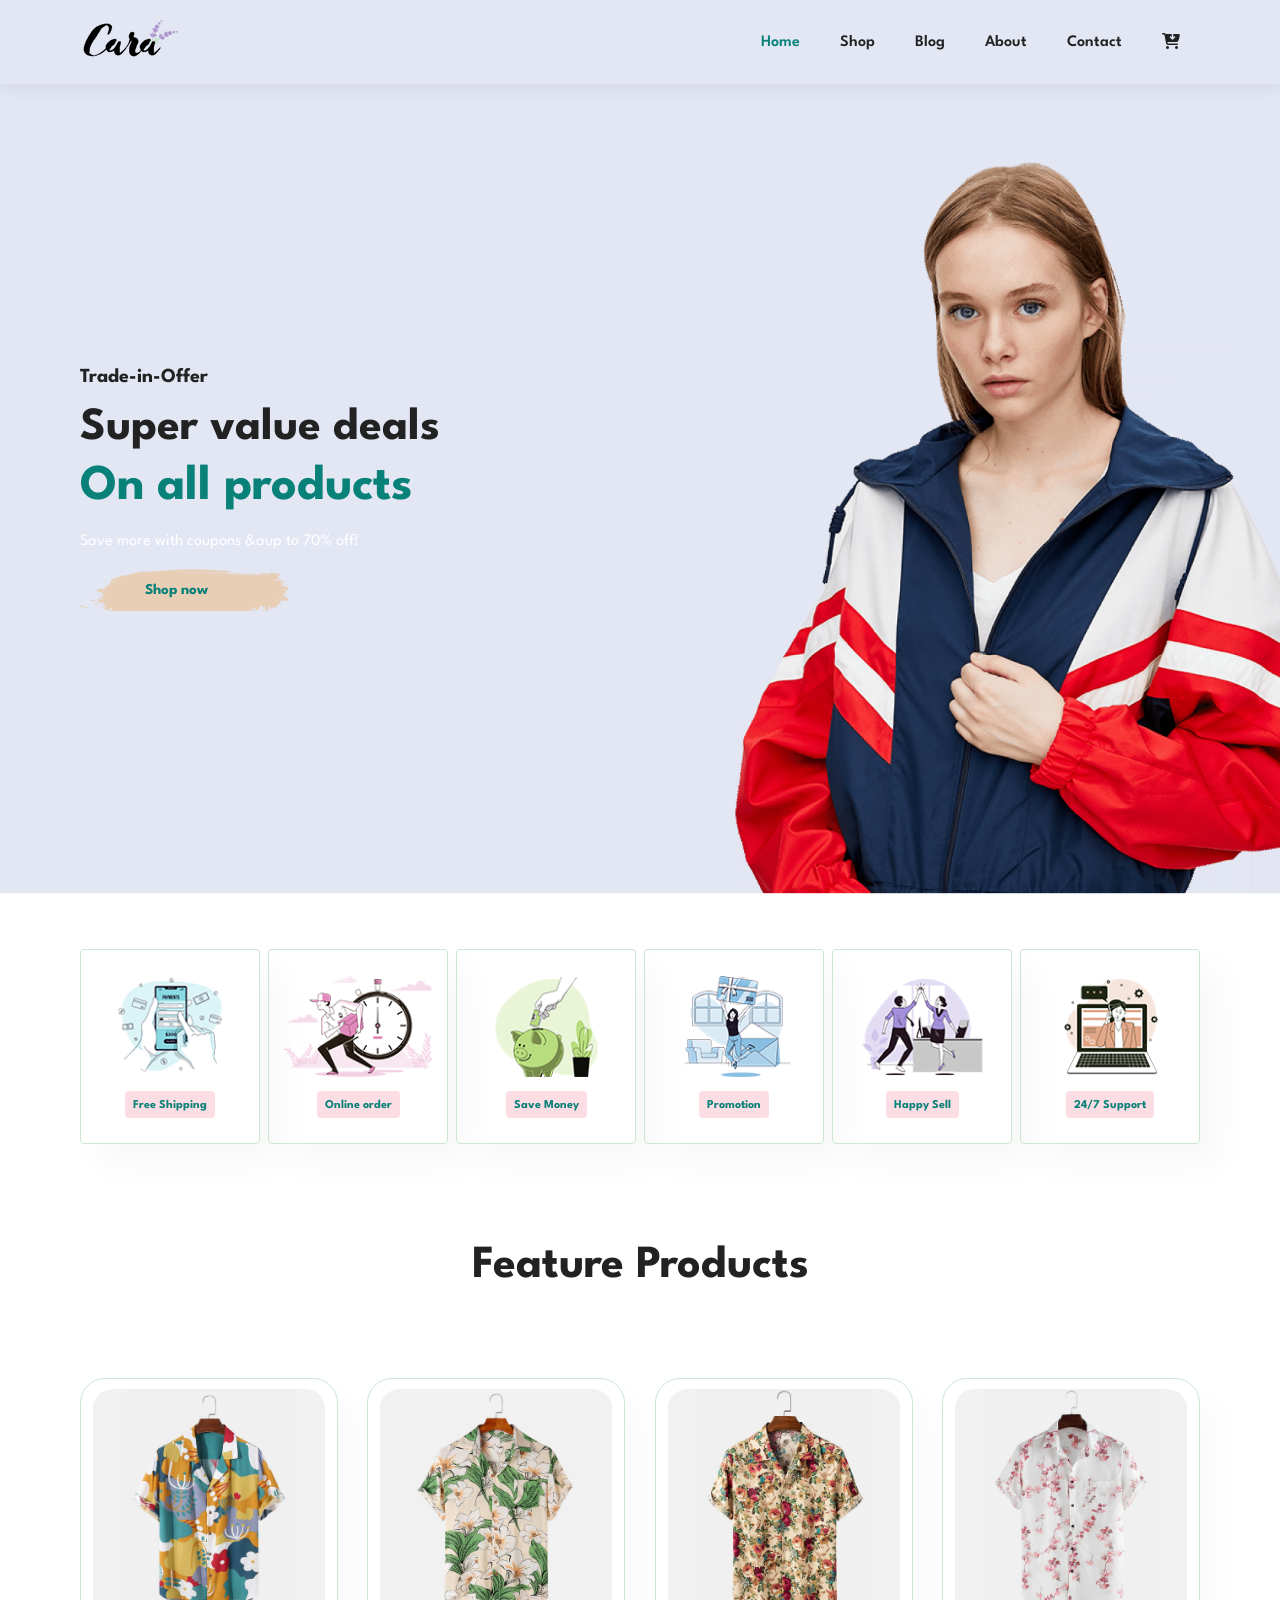
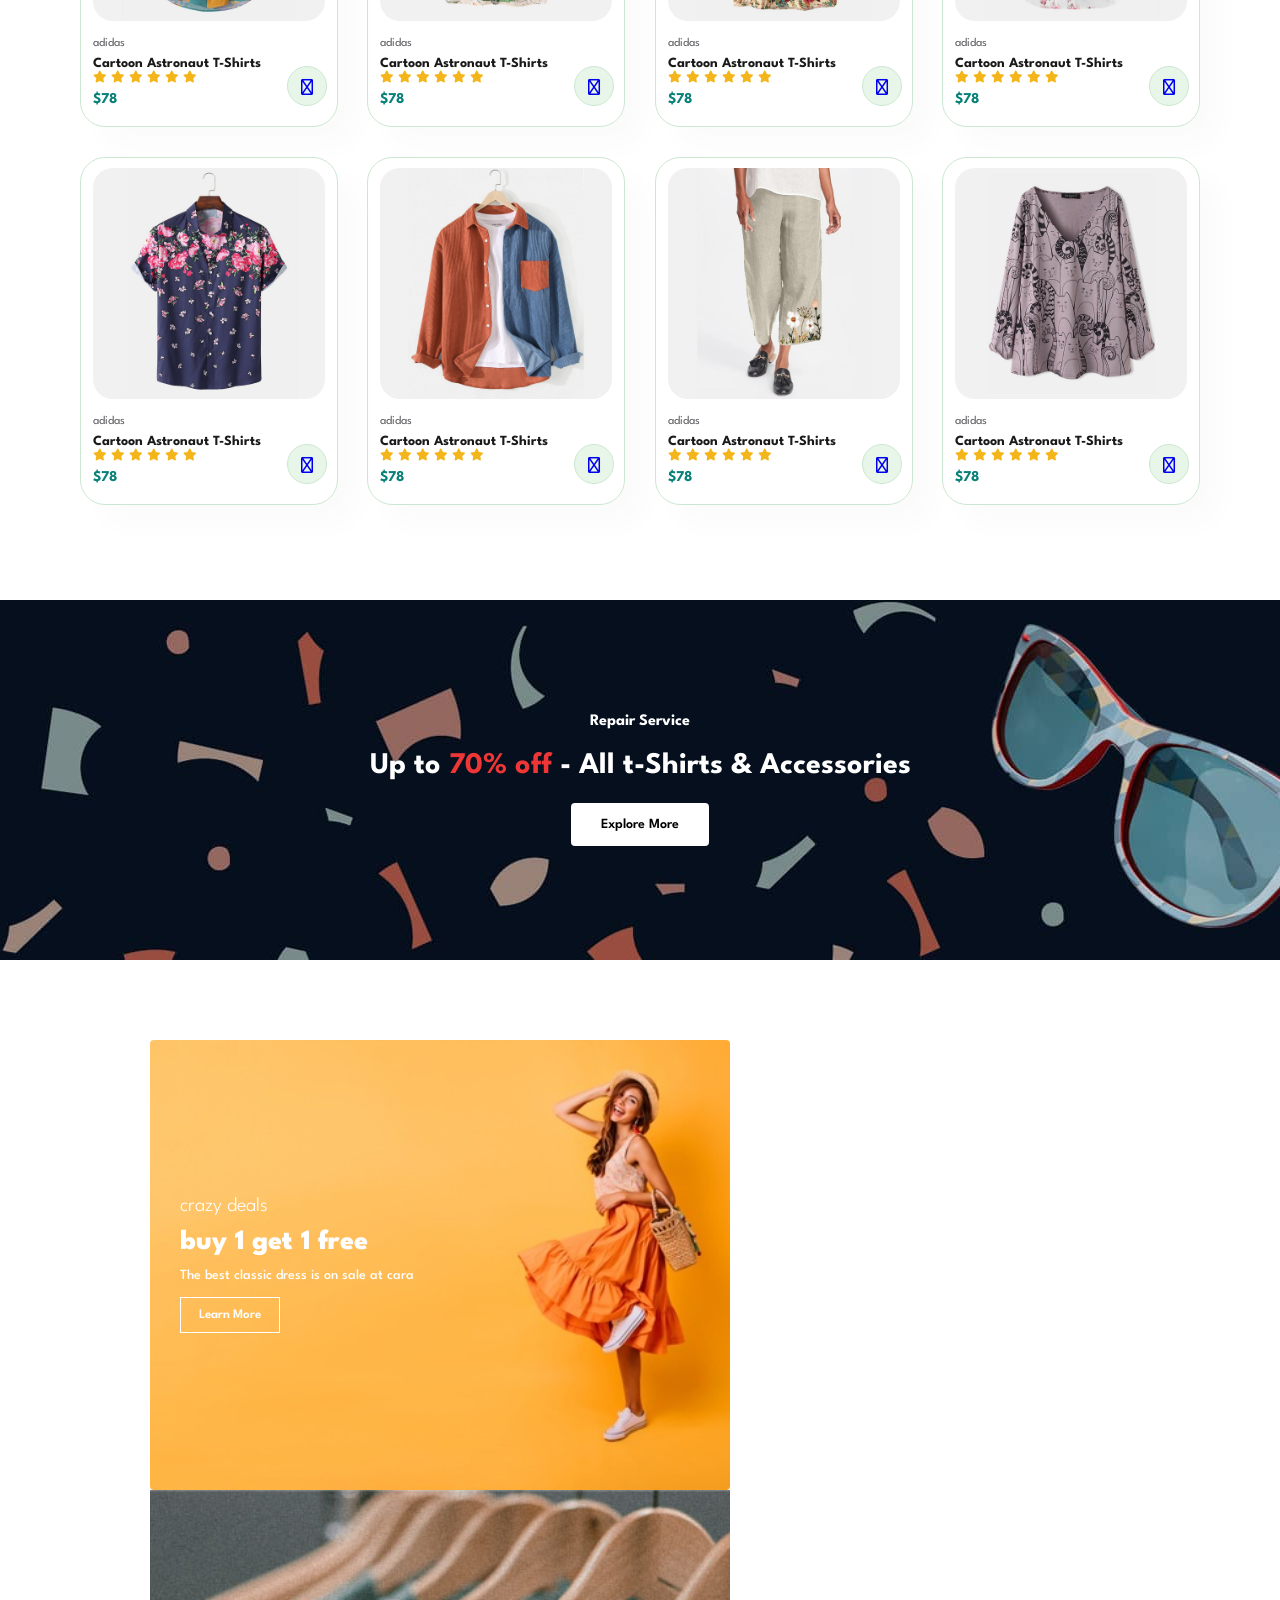
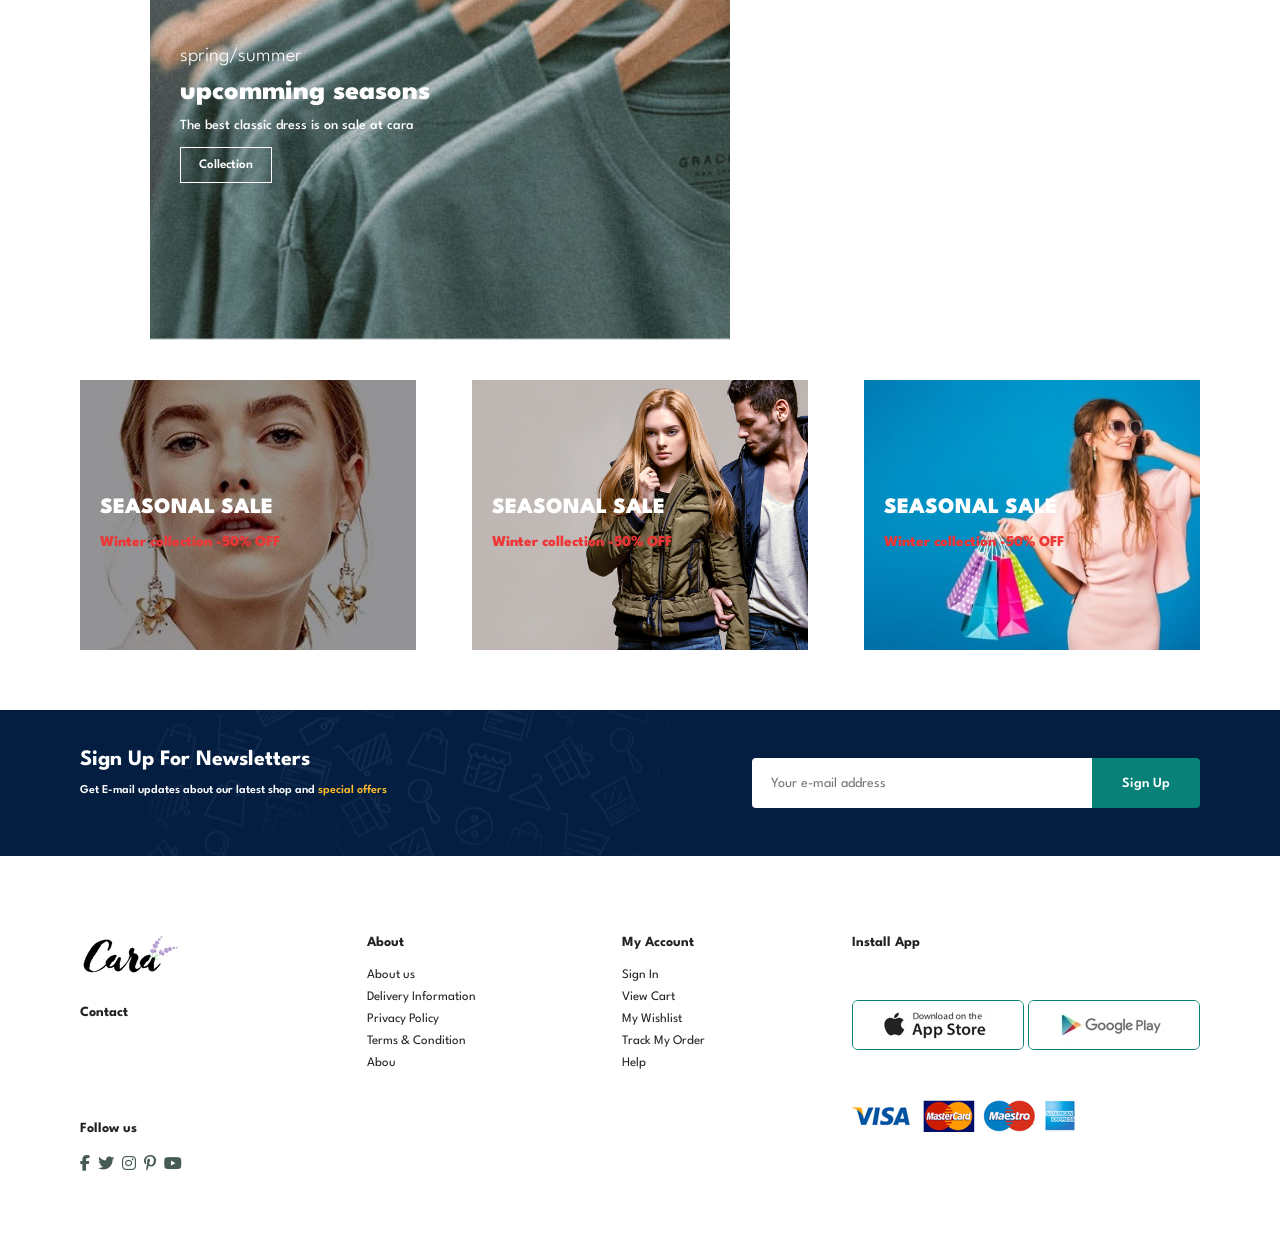
<file: index.html>
<!DOCTYPE html>
<html lang="en">
<head>
    <meta charset="UTF-8">
    <meta name="viewport" content="width=device-width, initial-scale=1.0">
    <link rel="stylesheet" href="style.css">
    <link rel="stylesheet" href="https://cdnjs.cloudflare.com/ajax/libs/font-awesome/6.5.1/css/all.min.css" />

    <title>E-commerce</title>
</head>
<body>
    <div class="navbar">
        <div class="logo"><img src="img/logo.png" alt=""></div>
        <div class="nav-links" id="navbar">
            <a class="active" href="index.html">Home</a>
            <a href="shop.html">Shop</a>
            <a href="blog.html">Blog</a>
            <a href="about.html">About</a>
            <a href="contact.html">Contact</a>
            <a id="lg-bag" href="cart.html"><i class="fa-solid fa-cart-arrow-down"></i></a>
            <a href="#" id="close"></a>
        </div>
        <div class="mobile">
            <a href=""><i class="fa-solid fa-cart-arrow-down"></i></a>
            <i id="bar" class="fas fa-outdent"></i>
        </div>
    </div>
    <div class="hero">
        <h4>Trade-in-Offer</h4>
        <h2>Super value deals</h2>
        <h1>On all products</h1>
        <p>Save more with coupons &aup to 70% off!</p>
        <button>Shop now</button>
    </div>
    <div class="feature">
        <div class="fe-box">
            <img src="img/features/f1.png" alt="">
            <h6>Free Shipping</h6>
        </div>
        <div class="fe-box">
            <img src="img/features/f2.png" alt="">
            <h6>Online order</h6>
        </div>
        <div class="fe-box">
            <img src="img/features/f3.png" alt="">
            <h6>Save Money</h6>
        </div>
        <div class="fe-box">
            <img src="img/features/f4.png" alt="">
            <h6>Promotion</h6>
        </div>
        <div class="fe-box">
            <img src="img/features/f5.png" alt="">
            <h6>Happy Sell</h6>
        </div>
        <div class="fe-box">
            <img src="img/features/f6.png" alt="">
            <h6>24/7 Support</h6>
        </div>
    </div>
    <div class="product1 section-p1">
        <h2>Feature Products</h2>
        <p>Summer Collection New Morden Design</p>
        <div class="pro-container">
            <div class="pro">
                <img src="img/products//f1.jpg" alt="">
                <div class="des">
                    <span>adidas</span>
                    <h5>Cartoon Astronaut T-Shirts</h5>
                        <div class="star">
                        <i class="fa-solid fa-star"></i>
                        <i class="fa-solid fa-star"></i>
                        <i class="fa-solid fa-star"></i>
                        <i class="fa-solid fa-star"></i>
                        <i class="fa-solid fa-star"></i>
                        <i class="fa-solid fa-star"></i>
                    </div>
                    <h4>$78</h4>
                </div>
                <a href="#"><i class="cart fa-solid fa-cart-shopping"></i></a>
            </div>
            <div class="pro">
                <img src="img/products//f2.jpg" alt="">
                <div class="des">
                    <span>adidas</span>
                    <h5>Cartoon Astronaut T-Shirts</h5>
                        <div class="star">
                        <i class="fa-solid fa-star"></i>
                        <i class="fa-solid fa-star"></i>
                        <i class="fa-solid fa-star"></i>
                        <i class="fa-solid fa-star"></i>
                        <i class="fa-solid fa-star"></i>
                        <i class="fa-solid fa-star"></i>
                    </div>
                    <h4>$78</h4>
                </div>
                <a href="#"><i class="cart fa-solid fa-cart-shopping"></i></a>
            </div>
            <div class="pro">
                <img src="img/products//f3.jpg" alt="">
                <div class="des">
                    <span>adidas</span>
                    <h5>Cartoon Astronaut T-Shirts</h5>
                        <div class="star">
                        <i class="fa-solid fa-star"></i>
                        <i class="fa-solid fa-star"></i>
                        <i class="fa-solid fa-star"></i>
                        <i class="fa-solid fa-star"></i>
                        <i class="fa-solid fa-star"></i>
                        <i class="fa-solid fa-star"></i>
                    </div>
                    <h4>$78</h4>
                </div>
                <a href="#"><i class="cart fa-solid fa-cart-shopping"></i></a>
            </div>
            <div class="pro">
                <img src="img/products//f4.jpg" alt="">
                <div class="des">
                    <span>adidas</span>
                    <h5>Cartoon Astronaut T-Shirts</h5>
                        <div class="star">
                        <i class="fa-solid fa-star"></i>
                        <i class="fa-solid fa-star"></i>
                        <i class="fa-solid fa-star"></i>
                        <i class="fa-solid fa-star"></i>
                        <i class="fa-solid fa-star"></i>
                        <i class="fa-solid fa-star"></i>
                    </div>
                    <h4>$78</h4>
                </div>
                <a href="#"><i class="cart fa-solid fa-cart-shopping"></i></a>
            </div>
            <div class="pro">
                <img src="img/products//f5.jpg" alt="">
                <div class="des">
                    <span>adidas</span>
                    <h5>Cartoon Astronaut T-Shirts</h5>
                        <div class="star">
                        <i class="fa-solid fa-star"></i>
                        <i class="fa-solid fa-star"></i>
                        <i class="fa-solid fa-star"></i>
                        <i class="fa-solid fa-star"></i>
                        <i class="fa-solid fa-star"></i>
                        <i class="fa-solid fa-star"></i>
                    </div>
                    <h4>$78</h4>
                </div>
                <a href="#"><i class="cart fa-solid fa-cart-shopping"></i></a>
            </div>
            <div class="pro">
                <img src="img/products//f6.jpg" alt="">
                <div class="des">
                    <span>adidas</span>
                    <h5>Cartoon Astronaut T-Shirts</h5>
                        <div class="star">
                        <i class="fa-solid fa-star"></i>
                        <i class="fa-solid fa-star"></i>
                        <i class="fa-solid fa-star"></i>
                        <i class="fa-solid fa-star"></i>
                        <i class="fa-solid fa-star"></i>
                        <i class="fa-solid fa-star"></i>
                    </div>
                    <h4>$78</h4>
                </div>
                <a href="#"><i class="cart fa-solid fa-cart-shopping"></i></a>
            </div>
            <div class="pro">
                <img src="img/products//f7.jpg" alt="">
                <div class="des">
                    <span>adidas</span>
                    <h5>Cartoon Astronaut T-Shirts</h5>
                        <div class="star">
                        <i class="fa-solid fa-star"></i>
                        <i class="fa-solid fa-star"></i>
                        <i class="fa-solid fa-star"></i>
                        <i class="fa-solid fa-star"></i>
                        <i class="fa-solid fa-star"></i>
                        <i class="fa-solid fa-star"></i>
                    </div>
                    <h4>$78</h4>
                </div>
                <a href="#"><i class="cart fa-solid fa-cart-shopping"></i></a>
            </div>
            <div class="pro">
                <img src="img/products//f8.jpg" alt="">
                <div class="des">
                    <span>adidas</span>
                    <h5>Cartoon Astronaut T-Shirts</h5>
                        <div class="star">
                        <i class="fa-solid fa-star"></i>
                        <i class="fa-solid fa-star"></i>
                        <i class="fa-solid fa-star"></i>
                        <i class="fa-solid fa-star"></i>
                        <i class="fa-solid fa-star"></i>
                        <i class="fa-solid fa-star"></i>
                    </div>
                    <h4>$78</h4>
                </div>
                <a href="#"><i class="cart fa-solid fa-cart-shopping"></i></a>
            </div>
        </div>
        
    </div>
    <div class="banner section-m1">
        <h4>Repair Service</h4>
        <h2>Up to <span>70% off</span> - All t-Shirts & Accessories</h2>
        <button class="normal">Explore More</button>
    </div>
    <div class="sm-banner">
        <div class="banner-box normal">
            <h4>crazy deals</h4>
            <h2>buy 1 get 1 free</h2>
            <span>The best classic dress is on sale at cara</span>
            <button class="normal-white">Learn More</button>
        </div>
        <div class="banner-box banner-box2">
            <h4>spring/summer</h4>
            <h2>upcomming seasons</h2>
            <span>The best classic dress is on sale at cara</span>
            <button class="normal-white">Collection</button>
        </div>
    </div>
    <div class="banner3">
        <div class="banner-box">
            <h2>SEASONAL SALE</h2>
            <h3>Winter collection -50% OFF</h3>
        </div>
        <div class="banner-box banner-box2">
            <h2>SEASONAL SALE</h2>
            <h3>Winter collection -50% OFF</h3>
        </div>
        <div class="banner-box banner-box3">
            <h2>SEASONAL SALE</h2>
            <h3>Winter collection -50% OFF</h3>
        </div>
    </div>
    <div class="newsletter section-p1 section-m1">
        <div class="newstext">
            <h4>Sign Up For Newsletters</h4>
            <p>Get E-mail updates about our latest shop and <span>special offers</span></p>
        </div>
        <div class="form">
            <input type="text" placeholder="Your e-mail address">
            <button class="normal">Sign Up</button>
        </div>
    </div>
    <footer class="section-p1">
        <div class="col">
            <img class="logo" src="img/logo.png" alt="">
            <h4>Contact</h4>
            <p><strong>Address:</strong></p>
            <p><strong>Phone:</strong></p>
            <p><strong>Hours:</strong></p>
            <div class="follow">
                <h4>Follow us</h4>
                <div class="icon">
                    <i class="fab fa-facebook-f"></i>
                    <i class="fab fa-twitter"></i>
                    <i class="fab fa-instagram"></i>
                    <i class="fab fa-pinterest-p"></i>
                    <i class="fab fa-youtube"></i>
                </div>
            </div>
        </div>
        <div class="col">
            <h4>About</h4>
            <a href="#">About us</a>
            <a href="#">Delivery Information</a>
            <a href="#">Privacy Policy</a>
            <a href="#">Terms & Condition</a>
            <a href="#">Abou</a>
        </div>
        <div class="col">
            <h4>My Account</h4>
            <a href="#">Sign In</a>
            <a href="#">View Cart</a>
            <a href="#">My Wishlist</a>
            <a href="#">Track My Order</a>
            <a href="#">Help</a>
        </div>
        <div class="col install">
            <h4>Install App</h4>
            <p>From App Store or Google Play</p>
            <div class="row">
                <img src="img/pay/app.jpg" alt="">
                <img src="img/pay/play.jpg" alt="">
            </div>
            <p>Secured Payment Gateway</p>
            <img src="img/pay/pay.png" alt="">
        </div>
        <div class="copyright">
            <p>2021, tech etc - HTML CSS Ecommerce Templatek</p>
        </div>
    </footer>
    <script src="script.js"></script>
</body>
</html>
</file>
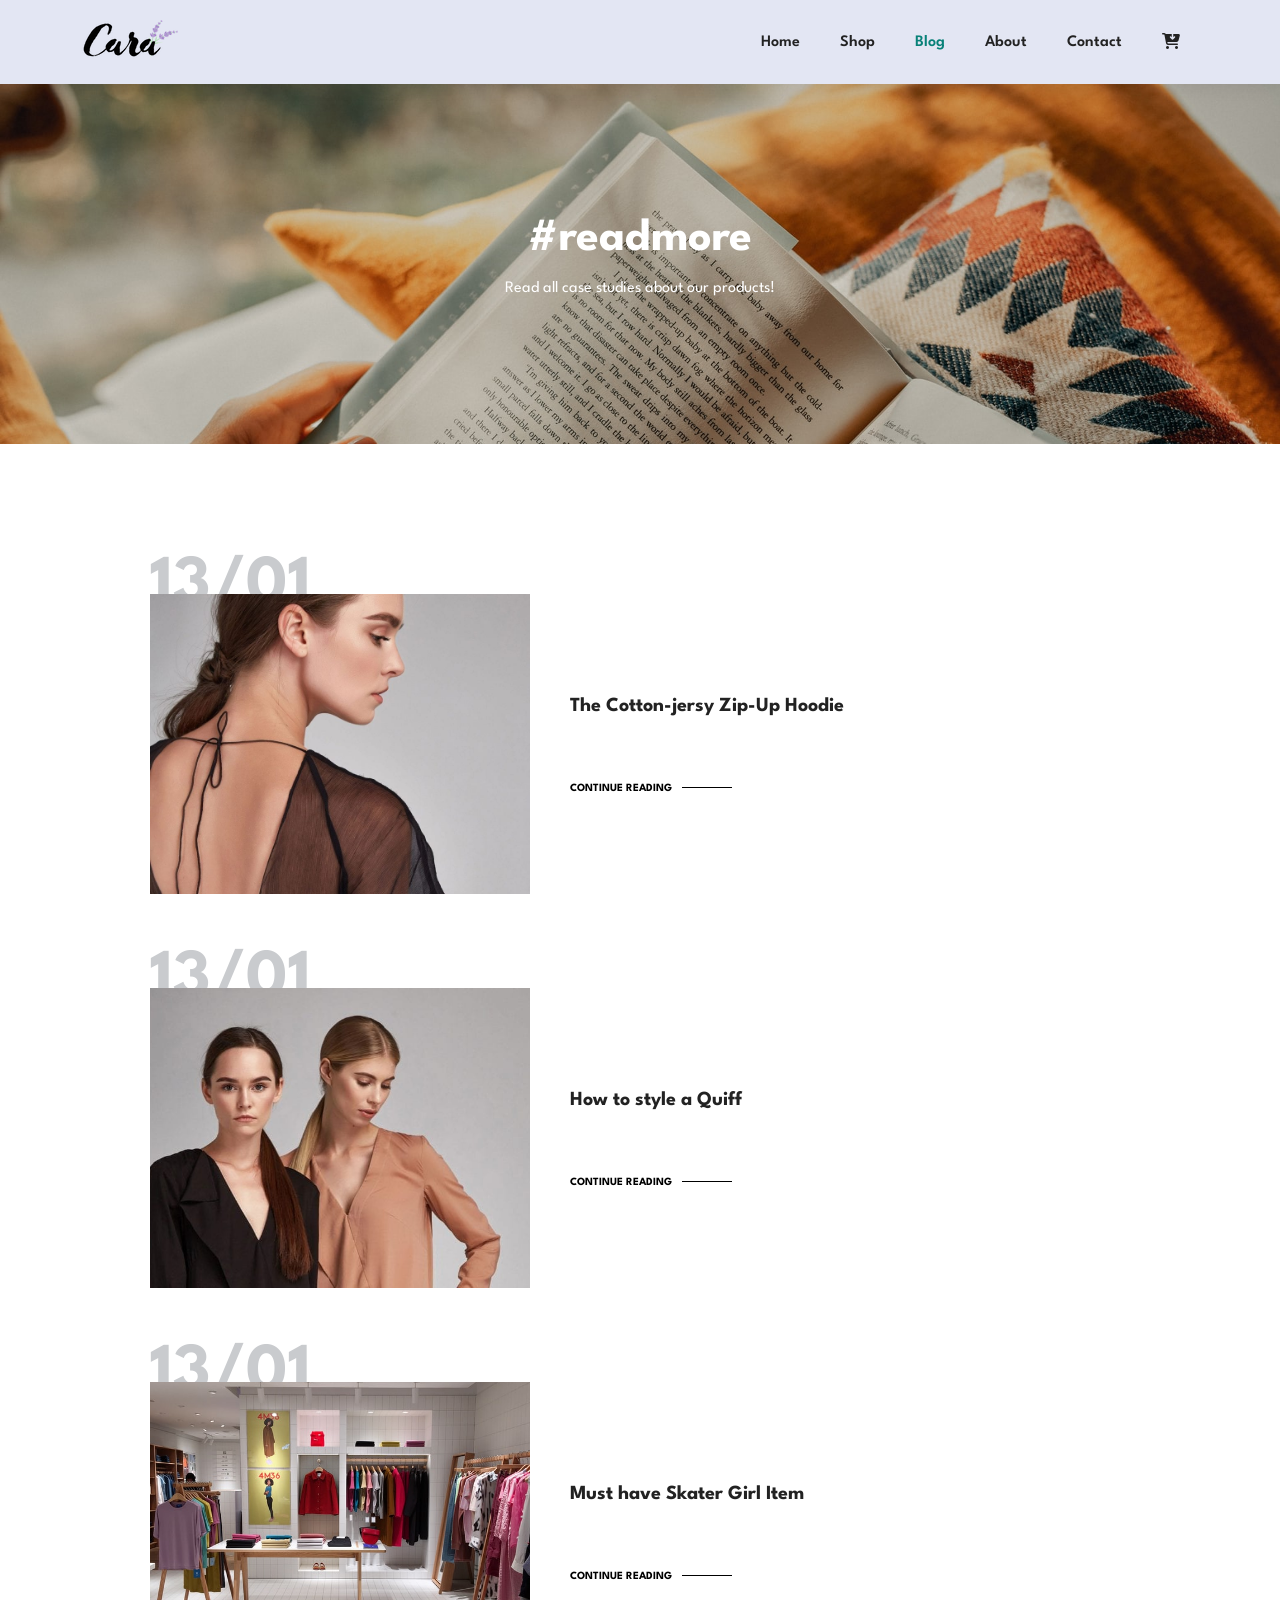
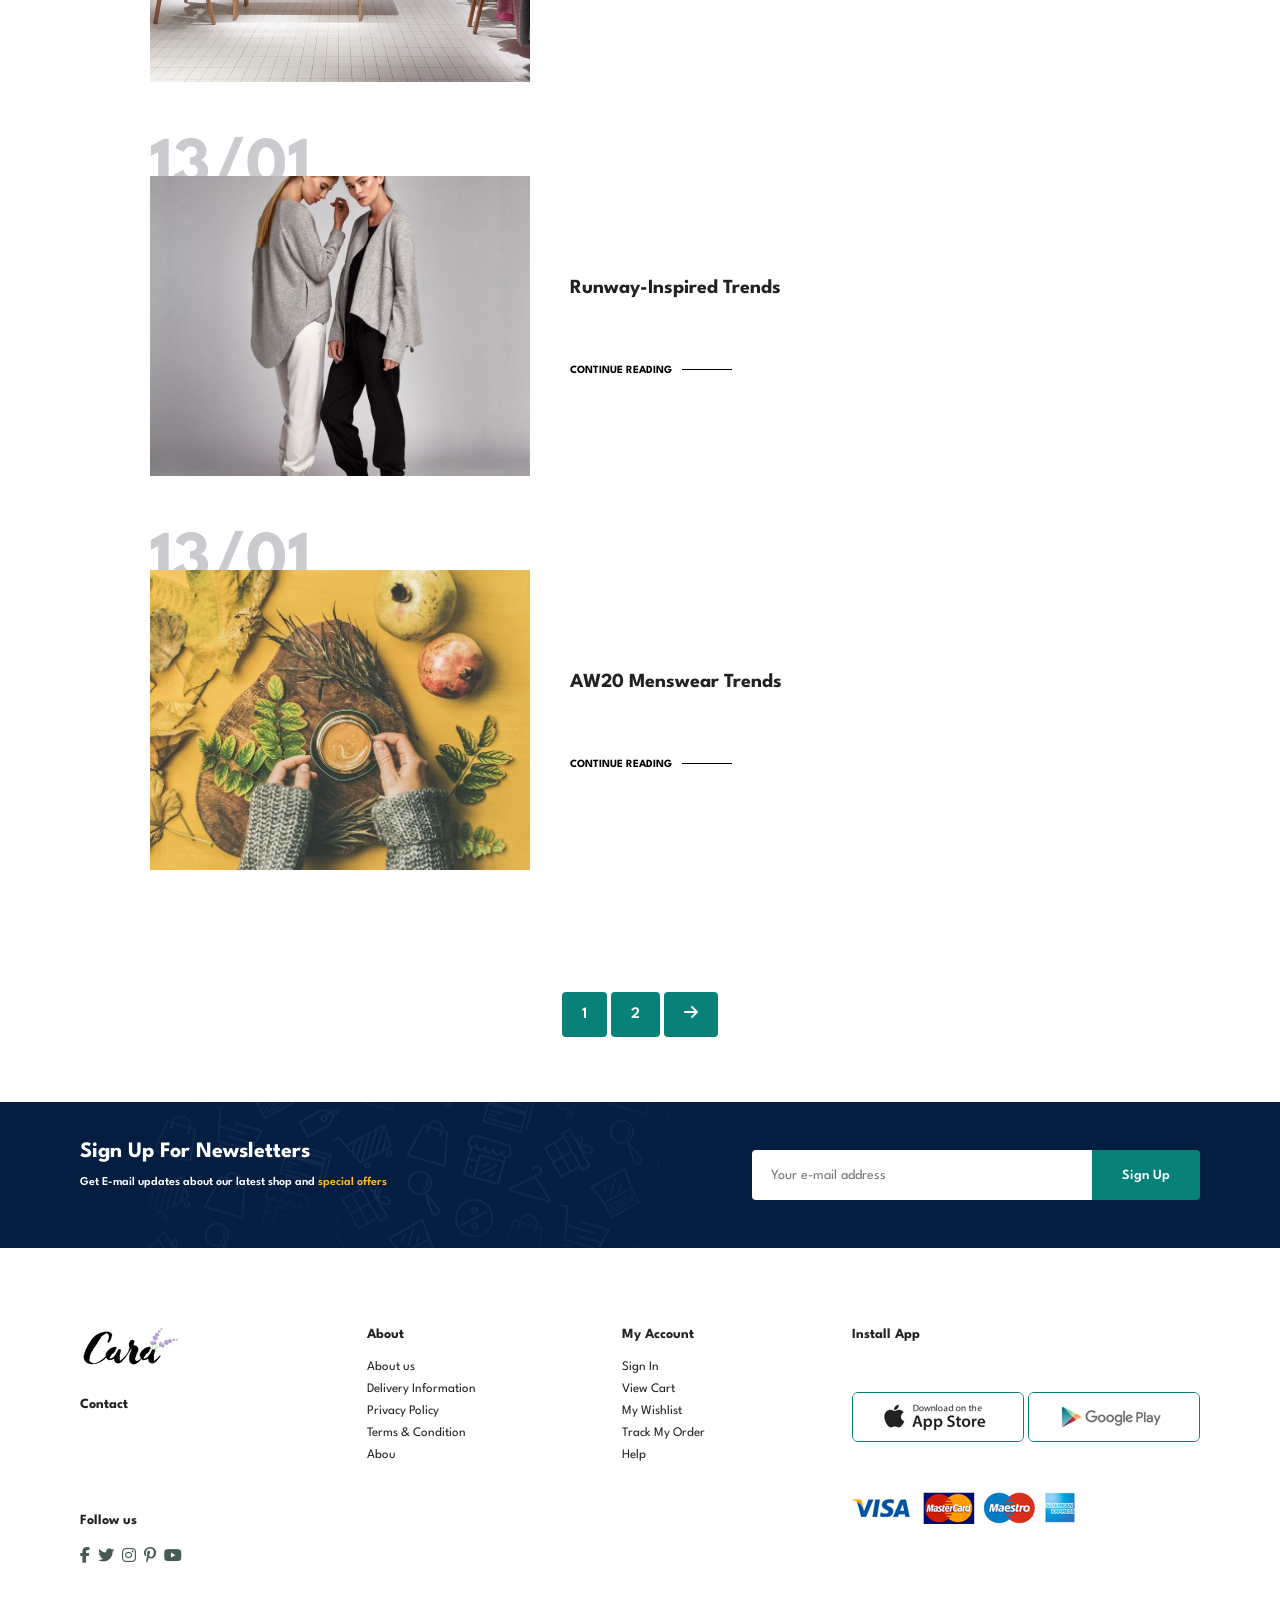
<file: blog.html>
<!DOCTYPE html>
<html lang="en">
<head>
    <meta charset="UTF-8">
    <meta name="viewport" content="width=device-width, initial-scale=1.0">
    <link rel="stylesheet" href="style.css">
    <link rel="stylesheet" href="https://cdnjs.cloudflare.com/ajax/libs/font-awesome/6.5.1/css/all.min.css" />

    <title>E-commerce</title>
</head>
<body>
    <div class="navbar">
        <div class="logo"><img src="img/logo.png" alt=""></div>
        <div class="nav-links" id="navbar">
            <a  href="index.html">Home</a>
            <a href="shop.html">Shop</a>
            <a class="active" href="blog.html">Blog</a>
            <a href="about.html">About</a>
            <a href="contact.html">Contact</a>
            <a id="lg-bag" href="cart.html"><i class="fa-solid fa-cart-arrow-down"></i></a>
            <a href="#" id="close"><i class="fa-solid fa-xmark"></i></a>
        </div>
        <div class="mobile">
            <a href=""><i class="fa-solid fa-cart-arrow-down"></i></a>
            <i id="bar" class="fas fa-outdent"></i>
        </div>
    </div>
    <section id="page-header" class="blog-header">
        <h2>#readmore</h2>
        <p>Read all case studies about our products!</p>
    </section>

    <section id="blog">
        <div class="blog-box">
            <div class="blog-img">
                <img src="img/blog/b1.jpg" alt="">
            </div>
            <div class="blog-details">
                <h4>The Cotton-jersy Zip-Up Hoodie</h4>
                <p>Kikstarter man braid godard coloring book. Racelete waistcoat selfies wolf 
                    chartreuse hexagon irony , godard</p>
                <a href="#">CONTINUE READING</a>
            </div>
            <h1>13/01</h1>
        </div>
        <div class="blog-box">
            <div class="blog-img">
                <img src="img/blog/b2.jpg" alt="">
            </div>
            <div class="blog-details">
                <h4>How to style a Quiff</h4>
                <p>Kikstarter man braid godard coloring book. Racelete waistcoat selfies wolf 
                    chartreuse hexagon irony , godard</p>
                <a href="#">CONTINUE READING</a>
            </div>
            <h1>13/01</h1>
        </div>
        <div class="blog-box">
            <div class="blog-img">
                <img src="img/blog/b3.jpg" alt="">
            </div>
            <div class="blog-details">
                <h4>Must have Skater Girl Item</h4>
                <p>Kikstarter man braid godard coloring book. Racelete waistcoat selfies wolf 
                    chartreuse hexagon irony , godard</p>
                <a href="#">CONTINUE READING</a>
            </div>
            <h1>13/01</h1>
        </div>
        <div class="blog-box">
            <div class="blog-img">
                <img src="img/blog/b4.jpg" alt="">
            </div>
            <div class="blog-details">
                <h4>Runway-Inspired Trends</h4>
                <p>Kikstarter man braid godard coloring book. Racelete waistcoat selfies wolf 
                    chartreuse hexagon irony , godard</p>
                <a href="#">CONTINUE READING</a>
            </div>
            <h1>13/01</h1>
        </div>
        <div class="blog-box">
            <div class="blog-img">
                <img src="img/blog/b6.jpg" alt="">
            </div>
            <div class="blog-details">
                <h4>AW20 Menswear Trends</h4>
                <p>Kikstarter man braid godard coloring book. Racelete waistcoat selfies wolf 
                    chartreuse hexagon irony , godard</p>
                <a href="#">CONTINUE READING</a>
            </div>
            <h1>13/01</h1>
        </div>
    </section>
   
    <section id="pagination" class="section-p1">
        <a href="#">1</a>
        <a href="#">2</a>
        <a href="#"><i class="fa-solid fa-arrow-right"></i></a>
    </section>
    <div class="newsletter section-p1 section-m1">
        <div class="newstext">
            <h4>Sign Up For Newsletters</h4>
            <p>Get E-mail updates about our latest shop and <span>special offers</span></p>
        </div>
        <div class="form">
            <input type="text" placeholder="Your e-mail address">
            <button class="normal">Sign Up</button>
        </div>
    </div>
    <footer class="section-p1">
        <div class="col">
            <img class="logo" src="img/logo.png" alt="">
            <h4>Contact</h4>
            <p><strong>Address:</strong></p>
            <p><strong>Phone:</strong></p>
            <p><strong>Hours:</strong></p>
            <div class="follow">
                <h4>Follow us</h4>
                <div class="icon">
                    <i class="fab fa-facebook-f"></i>
                    <i class="fab fa-twitter"></i>
                    <i class="fab fa-instagram"></i>
                    <i class="fab fa-pinterest-p"></i>
                    <i class="fab fa-youtube"></i>
                </div>
            </div>
        </div>
        <div class="col">
            <h4>About</h4>
            <a href="#">About us</a>
            <a href="#">Delivery Information</a>
            <a href="#">Privacy Policy</a>
            <a href="#">Terms & Condition</a>
            <a href="#">Abou</a>
        </div>
        <div class="col">
            <h4>My Account</h4>
            <a href="#">Sign In</a>
            <a href="#">View Cart</a>
            <a href="#">My Wishlist</a>
            <a href="#">Track My Order</a>
            <a href="#">Help</a>
        </div>
        <div class="col install">
            <h4>Install App</h4>
            <p>From App Store or Google Play</p>
            <div class="row">
                <img src="img/pay/app.jpg" alt="">
                <img src="img/pay/play.jpg" alt="">
            </div>
            <p>Secured Payment Gateway</p>
            <img src="img/pay/pay.png" alt="">
        </div>
        <div class="copyright">
            <p>2021, tech etc - HTML CSS Ecommerce Templatek</p>
        </div>
    </footer>
    <script src="script.js"></script>
</body>
</html>
</file>
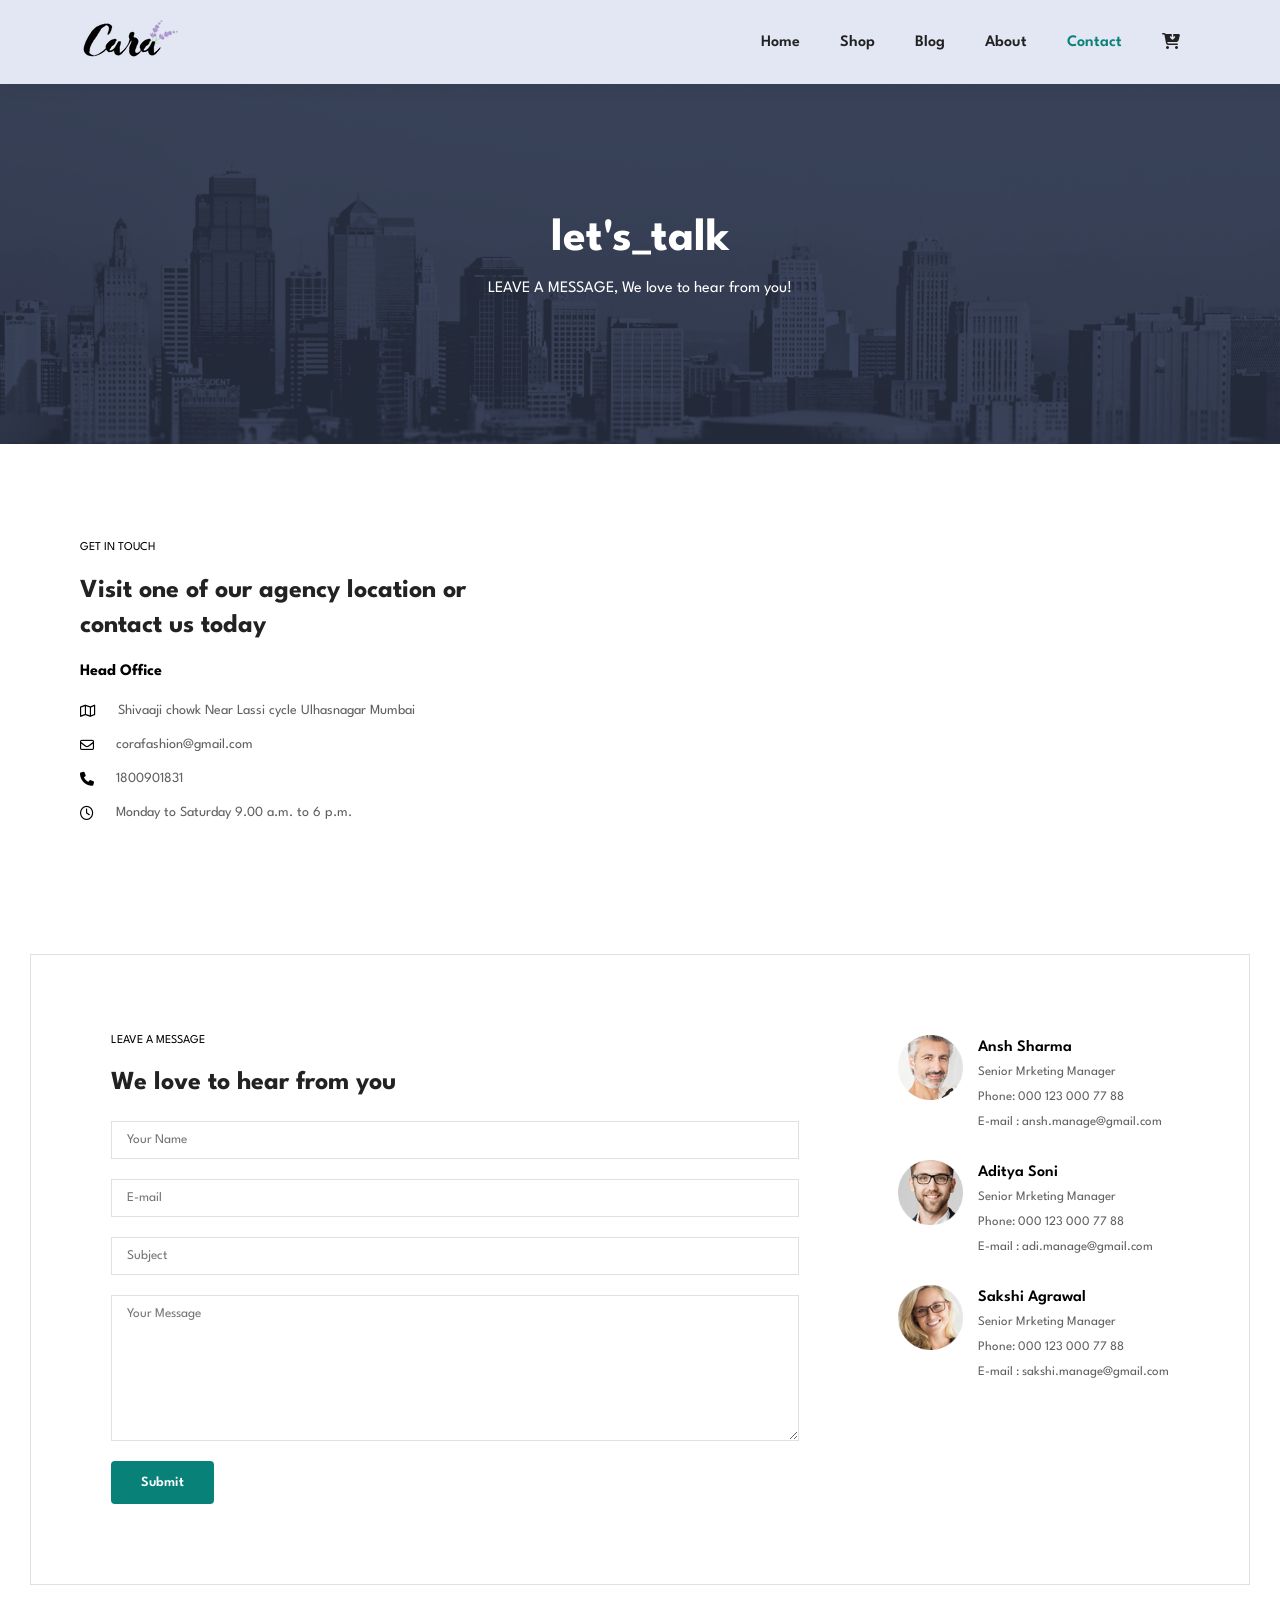
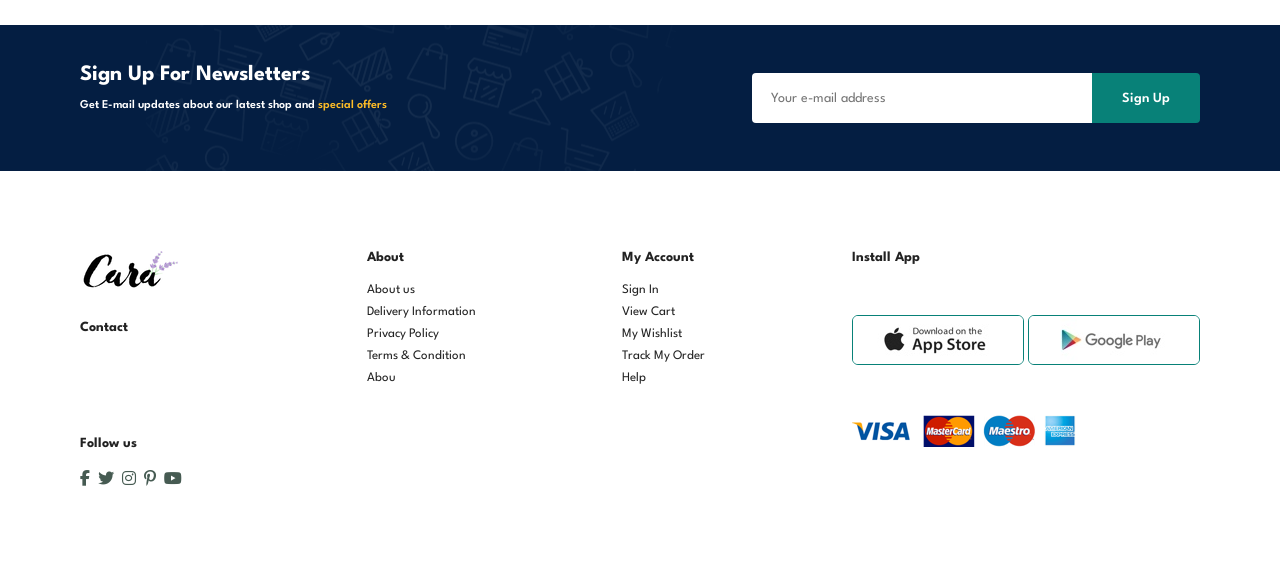
<file: contact.html>
<!DOCTYPE html>
<html lang="en">
<head>
    <meta charset="UTF-8">
    <meta name="viewport" content="width=device-width, initial-scale=1.0">
    <link rel="stylesheet" href="style.css">
    <link rel="stylesheet" href="https://cdnjs.cloudflare.com/ajax/libs/font-awesome/6.5.1/css/all.min.css" />

    <title>E-commerce</title>
</head>
<body>
    <div class="navbar">
        <div class="logo"><img src="img/logo.png" alt=""></div>
        <div class="nav-links" id="navbar">
            <a  href="index.html">Home</a>
            <a href="shop.html">Shop</a>
            <a href="blog.html">Blog</a>
            <a href="about.html">About</a>
            <a class="active" href="contact.html">Contact</a>
            <a id="lg-bag" href="cart.html"><i class="fa-solid fa-cart-arrow-down"></i></a>
            <a href="#" id="close"><i class="fa-solid fa-xmark"></i></a>
        </div>
        <div class="mobile">
            <a href=""><i class="fa-solid fa-cart-arrow-down"></i></a>
            <i id="bar" class="fas fa-outdent"></i>
        </div>
    </div>
    <section id="page-header" class="about-header">
        <h2>let's_talk</h2>
        <p>LEAVE A MESSAGE, We love to hear from you!</p>
    </section>
    
    <section id="contact-details" class="section-p1">
        <div class="details">
            <span>GET IN TOUCH</span>
            <h2>Visit one of our agency location or contact us today</h2>
            <h3>Head Office</h3>
            <div>
                <li>
                    <i class="fa-regular fa-map"></i>
                    <p>Shivaaji chowk Near Lassi cycle Ulhasnagar Mumbai</p>
                </li>
                <li>
                    <i class="fa-regular fa-envelope"></i>
                    <p>corafashion@gmail.com</p>
                </li>
                <li>
                    <i class="fa-solid fa-phone"></i>
                    <p>1800901831</p>
                </li>
                <li>
                    <i class="fa-regular fa-clock"></i>
                    <p>Monday to Saturday 9.00 a.m. to 6 p.m.</p>
                </li>
            </div>
        </div>
        <div class="map">
            <iframe src="https://www.google.com/maps/embed?pb=!1m18!1m12!1m3!1d7273.856633524738!2d73.15479466693694!3d19.220451638470784!2m3!1f0!2f0!3f0!3m2!1i1024!2i768!4f13.1!3m3!1m2!1s0x3be79442948bba51%3A0x28d43fde3c21dbf7!2sUlhasnagar%2C%20Maharashtra!5e0!3m2!1sen!2sin!4v1774551195251!5m2!1sen!2sin" width="600" height="450" style="border:0;" allowfullscreen="" loading="lazy" referrerpolicy="no-referrer-when-downgrade"></iframe>
        </div>
    </section>

    <section id="form-details">
        <form action="">
            <span>LEAVE A MESSAGE</span>
            <h2>We love to hear from you</h2>
            <input type="text" placeholder="Your Name">
            <input type="email" placeholder="E-mail">
            <input type="text" placeholder="Subject">
            <textarea name="" id="" rows="10" cols="30" placeholder="Your Message"></textarea>
            <button class="normal">Submit</button>
        </form>
        <div class="people">
            <div>
                <img src="img/people/1.png" alt="">
                <p><span>Ansh Sharma</span>  Senior Mrketing Manager <br>Phone: 000 123 000 77 88 <br>E-mail : ansh.manage@gmail.com</p>
            </div>
            <div>
                <img src="img/people/2.png" alt="">
                <p><span>Aditya Soni</span>  Senior Mrketing Manager <br>Phone: 000 123 000 77 88 <br>E-mail : adi.manage@gmail.com</p>
            </div>
            <div>
                <img src="img/people/3.png" alt="">
                <p><span>Sakshi Agrawal</span>  Senior Mrketing Manager <br>Phone: 000 123 000 77 88 <br>E-mail : sakshi.manage@gmail.com</p>
            </div>
        </div>
    </section>
    <div class="newsletter section-p1 section-m1">
        <div class="newstext">
            <h4>Sign Up For Newsletters</h4>
            <p>Get E-mail updates about our latest shop and <span>special offers</span></p>
        </div>
        <div class="form">
            <input type="text" placeholder="Your e-mail address">
            <button class="normal">Sign Up</button>
        </div>
    </div>
    <footer class="section-p1">
        <div class="col">
            <img class="logo" src="img/logo.png" alt="">
            <h4>Contact</h4>
            <p><strong>Address:</strong></p>
            <p><strong>Phone:</strong></p>
            <p><strong>Hours:</strong></p>
            <div class="follow">
                <h4>Follow us</h4>
                <div class="icon">
                    <i class="fab fa-facebook-f"></i>
                    <i class="fab fa-twitter"></i>
                    <i class="fab fa-instagram"></i>
                    <i class="fab fa-pinterest-p"></i>
                    <i class="fab fa-youtube"></i>
                </div>
            </div>
        </div>
        <div class="col">
            <h4>About</h4>
            <a href="#">About us</a>
            <a href="#">Delivery Information</a>
            <a href="#">Privacy Policy</a>
            <a href="#">Terms & Condition</a>
            <a href="#">Abou</a>
        </div>
        <div class="col">
            <h4>My Account</h4>
            <a href="#">Sign In</a>
            <a href="#">View Cart</a>
            <a href="#">My Wishlist</a>
            <a href="#">Track My Order</a>
            <a href="#">Help</a>
        </div>
        <div class="col install">
            <h4>Install App</h4>
            <p>From App Store or Google Play</p>
            <div class="row">
                <img src="img/pay/app.jpg" alt="">
                <img src="img/pay/play.jpg" alt="">
            </div>
            <p>Secured Payment Gateway</p>
            <img src="img/pay/pay.png" alt="">
        </div>
        <div class="copyright">
            <p>2021, tech etc - HTML CSS Ecommerce Templatek</p>
        </div>
    </footer>
    <script src="script.js"></script>
</body>
</html>
</file>
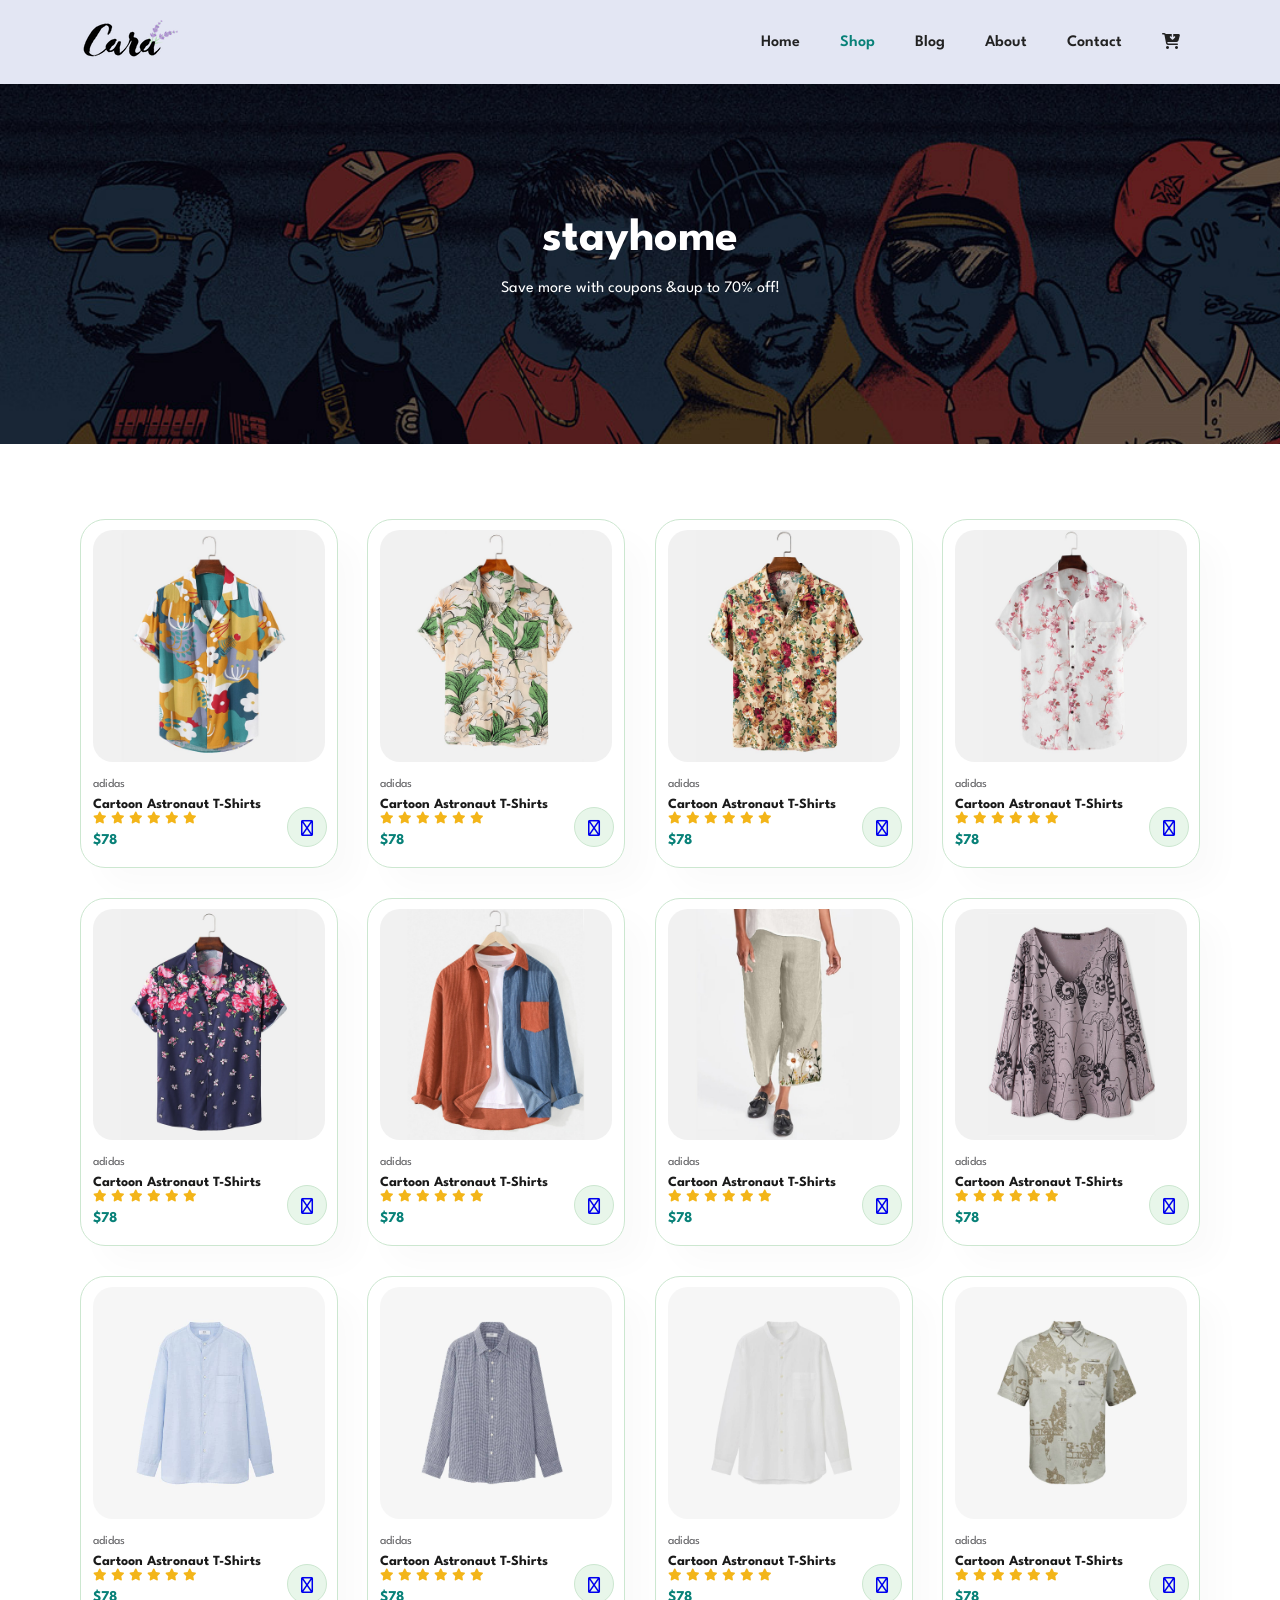
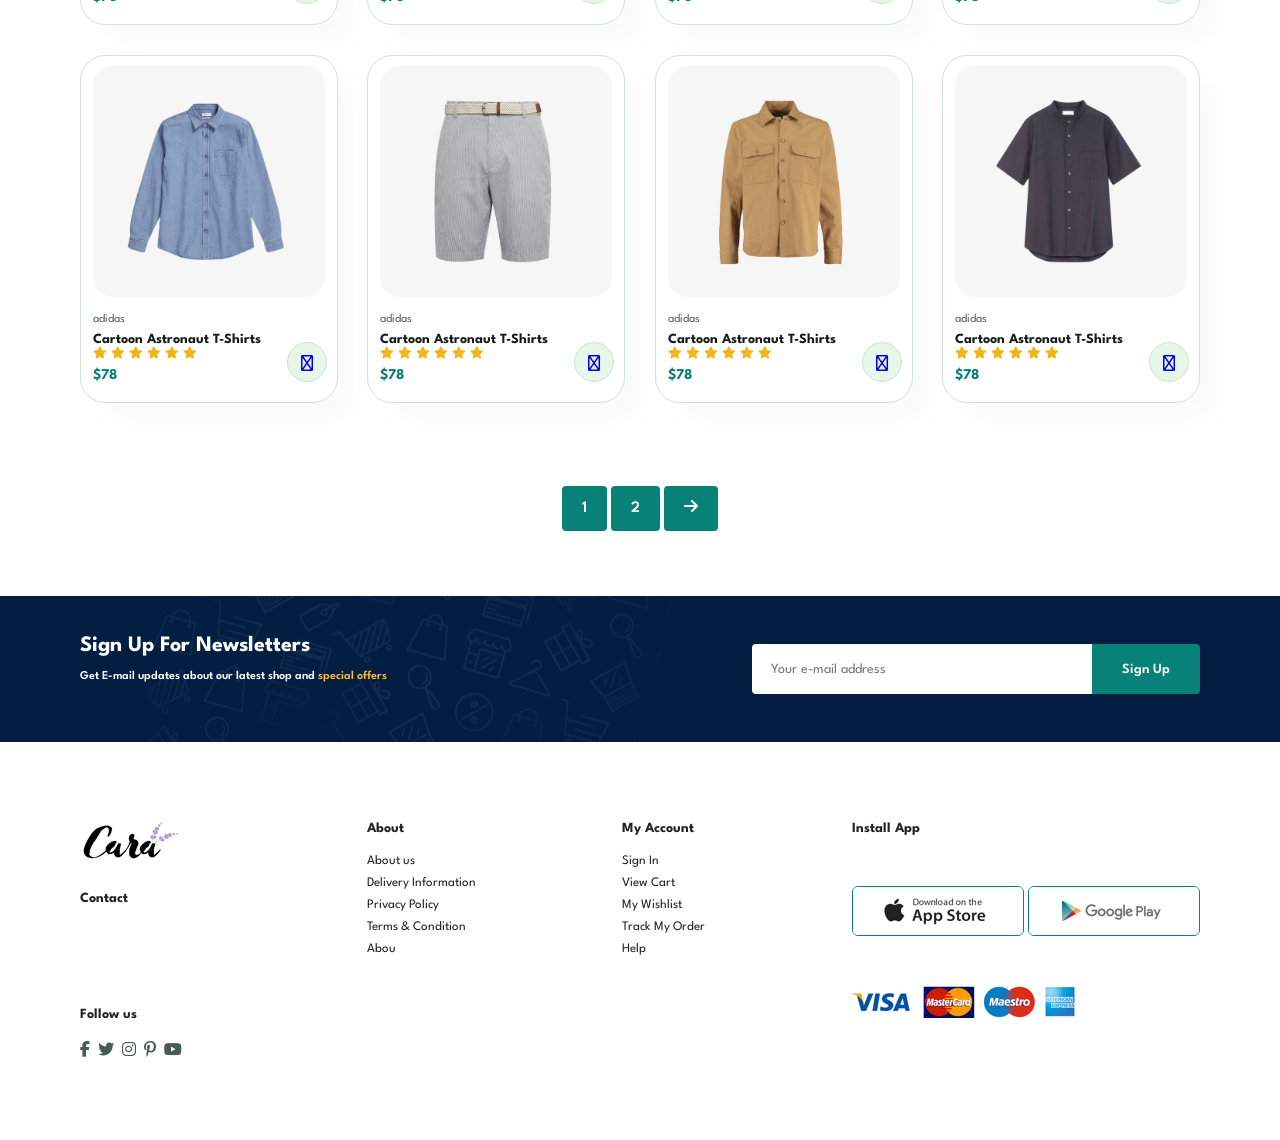
<file: shop.html>
<!DOCTYPE html>
<html lang="en">
<head>
    <meta charset="UTF-8">
    <meta name="viewport" content="width=device-width, initial-scale=1.0">
    <link rel="stylesheet" href="style.css">
    <link rel="stylesheet" href="https://cdnjs.cloudflare.com/ajax/libs/font-awesome/6.5.1/css/all.min.css" />

    <title>E-commerce</title>
</head>
<body>
    <div class="navbar">
        <div class="logo"><img src="img/logo.png" alt=""></div>
        <div class="nav-links" id="navbar">
            <a  href="index.html">Home</a>
            <a class="active" href="shop.html">Shop</a>
            <a href="blog.html">Blog</a>
            <a href="about.html">About</a>
            <a href="contact.html">Contact</a>
            <a id="lg-bag" href="cart.html"><i class="fa-solid fa-cart-arrow-down"></i></a>
            <a href="#" id="close"><i class="fa-solid fa-xmark"></i></a>
        </div>
        <div class="mobile">
            <a href=""><i class="fa-solid fa-cart-arrow-down"></i></a>
            <i id="bar" class="fas fa-outdent"></i>
        </div>
    </div>
    <div id="page-header">
        <h2>stayhome</h2>
        <p>Save more with coupons &aup to 70% off!</p>
    </div>
    
    <div class="product1 section-p1">
        <div class="pro-container">
            <div class="pro" onclick="window.location.href='sproduct.html';">
                <img src="img/products//f1.jpg" alt="">
                <div class="des">
                    <span>adidas</span>
                    <h5>Cartoon Astronaut T-Shirts</h5>
                        <div class="star">
                        <i class="fa-solid fa-star"></i>
                        <i class="fa-solid fa-star"></i>
                        <i class="fa-solid fa-star"></i>
                        <i class="fa-solid fa-star"></i>
                        <i class="fa-solid fa-star"></i>
                        <i class="fa-solid fa-star"></i>
                    </div>
                    <h4>$78</h4>
                </div>
                <a href="#"><i class="cart fa-solid fa-cart-shopping"></i></a>
            </div>
            <div class="pro">
                <img src="img/products//f2.jpg" alt="">
                <div class="des">
                    <span>adidas</span>
                    <h5>Cartoon Astronaut T-Shirts</h5>
                        <div class="star">
                        <i class="fa-solid fa-star"></i>
                        <i class="fa-solid fa-star"></i>
                        <i class="fa-solid fa-star"></i>
                        <i class="fa-solid fa-star"></i>
                        <i class="fa-solid fa-star"></i>
                        <i class="fa-solid fa-star"></i>
                    </div>
                    <h4>$78</h4>
                </div>
                <a href="#"><i class="cart fa-solid fa-cart-shopping"></i></a>
            </div>
            <div class="pro">
                <img src="img/products//f3.jpg" alt="">
                <div class="des">
                    <span>adidas</span>
                    <h5>Cartoon Astronaut T-Shirts</h5>
                        <div class="star">
                        <i class="fa-solid fa-star"></i>
                        <i class="fa-solid fa-star"></i>
                        <i class="fa-solid fa-star"></i>
                        <i class="fa-solid fa-star"></i>
                        <i class="fa-solid fa-star"></i>
                        <i class="fa-solid fa-star"></i>
                    </div>
                    <h4>$78</h4>
                </div>
                <a href="#"><i class="cart fa-solid fa-cart-shopping"></i></a>
            </div>
            <div class="pro">
                <img src="img/products//f4.jpg" alt="">
                <div class="des">
                    <span>adidas</span>
                    <h5>Cartoon Astronaut T-Shirts</h5>
                        <div class="star">
                        <i class="fa-solid fa-star"></i>
                        <i class="fa-solid fa-star"></i>
                        <i class="fa-solid fa-star"></i>
                        <i class="fa-solid fa-star"></i>
                        <i class="fa-solid fa-star"></i>
                        <i class="fa-solid fa-star"></i>
                    </div>
                    <h4>$78</h4>
                </div>
                <a href="#"><i class="cart fa-solid fa-cart-shopping"></i></a>
            </div>
            <div class="pro">
                <img src="img/products//f5.jpg" alt="">
                <div class="des">
                    <span>adidas</span>
                    <h5>Cartoon Astronaut T-Shirts</h5>
                        <div class="star">
                        <i class="fa-solid fa-star"></i>
                        <i class="fa-solid fa-star"></i>
                        <i class="fa-solid fa-star"></i>
                        <i class="fa-solid fa-star"></i>
                        <i class="fa-solid fa-star"></i>
                        <i class="fa-solid fa-star"></i>
                    </div>
                    <h4>$78</h4>
                </div>
                <a href="#"><i class="cart fa-solid fa-cart-shopping"></i></a>
            </div>
            <div class="pro">
                <img src="img/products//f6.jpg" alt="">
                <div class="des">
                    <span>adidas</span>
                    <h5>Cartoon Astronaut T-Shirts</h5>
                        <div class="star">
                        <i class="fa-solid fa-star"></i>
                        <i class="fa-solid fa-star"></i>
                        <i class="fa-solid fa-star"></i>
                        <i class="fa-solid fa-star"></i>
                        <i class="fa-solid fa-star"></i>
                        <i class="fa-solid fa-star"></i>
                    </div>
                    <h4>$78</h4>
                </div>
                <a href="#"><i class="cart fa-solid fa-cart-shopping"></i></a>
            </div>
            <div class="pro">
                <img src="img/products//f7.jpg" alt="">
                <div class="des">
                    <span>adidas</span>
                    <h5>Cartoon Astronaut T-Shirts</h5>
                        <div class="star">
                        <i class="fa-solid fa-star"></i>
                        <i class="fa-solid fa-star"></i>
                        <i class="fa-solid fa-star"></i>
                        <i class="fa-solid fa-star"></i>
                        <i class="fa-solid fa-star"></i>
                        <i class="fa-solid fa-star"></i>
                    </div>
                    <h4>$78</h4>
                </div>
                <a href="#"><i class="cart fa-solid fa-cart-shopping"></i></a>
            </div>
            <div class="pro">
                <img src="img/products//f8.jpg" alt="">
                <div class="des">
                    <span>adidas</span>
                    <h5>Cartoon Astronaut T-Shirts</h5>
                        <div class="star">
                        <i class="fa-solid fa-star"></i>
                        <i class="fa-solid fa-star"></i>
                        <i class="fa-solid fa-star"></i>
                        <i class="fa-solid fa-star"></i>
                        <i class="fa-solid fa-star"></i>
                        <i class="fa-solid fa-star"></i>
                    </div>
                    <h4>$78</h4>
                </div>
                <a href="#"><i class="cart fa-solid fa-cart-shopping"></i></a>
            </div>
            <div class="pro">
                <img src="img/products//n1.jpg" alt="">
                <div class="des">
                    <span>adidas</span>
                    <h5>Cartoon Astronaut T-Shirts</h5>
                        <div class="star">
                        <i class="fa-solid fa-star"></i>
                        <i class="fa-solid fa-star"></i>
                        <i class="fa-solid fa-star"></i>
                        <i class="fa-solid fa-star"></i>
                        <i class="fa-solid fa-star"></i>
                        <i class="fa-solid fa-star"></i>
                    </div>
                    <h4>$78</h4>
                </div>
                <a href="#"><i class="cart fa-solid fa-cart-shopping"></i></a>
            </div>
            <div class="pro">
                <img src="img/products//n2.jpg" alt="">
                <div class="des">
                    <span>adidas</span>
                    <h5>Cartoon Astronaut T-Shirts</h5>
                        <div class="star">
                        <i class="fa-solid fa-star"></i>
                        <i class="fa-solid fa-star"></i>
                        <i class="fa-solid fa-star"></i>
                        <i class="fa-solid fa-star"></i>
                        <i class="fa-solid fa-star"></i>
                        <i class="fa-solid fa-star"></i>
                    </div>
                    <h4>$78</h4>
                </div>
                <a href="#"><i class="cart fa-solid fa-cart-shopping"></i></a>
            </div>
            <div class="pro">
                <img src="img/products//n3.jpg" alt="">
                <div class="des">
                    <span>adidas</span>
                    <h5>Cartoon Astronaut T-Shirts</h5>
                        <div class="star">
                        <i class="fa-solid fa-star"></i>
                        <i class="fa-solid fa-star"></i>
                        <i class="fa-solid fa-star"></i>
                        <i class="fa-solid fa-star"></i>
                        <i class="fa-solid fa-star"></i>
                        <i class="fa-solid fa-star"></i>
                    </div>
                    <h4>$78</h4>
                </div>
                <a href="#"><i class="cart fa-solid fa-cart-shopping"></i></a>
            </div>
            <div class="pro">
                <img src="img/products//n4.jpg" alt="">
                <div class="des">
                    <span>adidas</span>
                    <h5>Cartoon Astronaut T-Shirts</h5>
                        <div class="star">
                        <i class="fa-solid fa-star"></i>
                        <i class="fa-solid fa-star"></i>
                        <i class="fa-solid fa-star"></i>
                        <i class="fa-solid fa-star"></i>
                        <i class="fa-solid fa-star"></i>
                        <i class="fa-solid fa-star"></i>
                    </div>
                    <h4>$78</h4>
                </div>
                <a href="#"><i class="cart fa-solid fa-cart-shopping"></i></a>
            </div>
            <div class="pro">
                <img src="img/products//n5.jpg" alt="">
                <div class="des">
                    <span>adidas</span>
                    <h5>Cartoon Astronaut T-Shirts</h5>
                        <div class="star">
                        <i class="fa-solid fa-star"></i>
                        <i class="fa-solid fa-star"></i>
                        <i class="fa-solid fa-star"></i>
                        <i class="fa-solid fa-star"></i>
                        <i class="fa-solid fa-star"></i>
                        <i class="fa-solid fa-star"></i>
                    </div>
                    <h4>$78</h4>
                </div>
                <a href="#"><i class="cart fa-solid fa-cart-shopping"></i></a>
            </div>
            <div class="pro">
                <img src="img/products//n6.jpg" alt="">
                <div class="des">
                    <span>adidas</span>
                    <h5>Cartoon Astronaut T-Shirts</h5>
                        <div class="star">
                        <i class="fa-solid fa-star"></i>
                        <i class="fa-solid fa-star"></i>
                        <i class="fa-solid fa-star"></i>
                        <i class="fa-solid fa-star"></i>
                        <i class="fa-solid fa-star"></i>
                        <i class="fa-solid fa-star"></i>
                    </div>
                    <h4>$78</h4>
                </div>
                <a href="#"><i class="cart fa-solid fa-cart-shopping"></i></a>
            </div>
            <div class="pro">
                <img src="img/products//n7.jpg" alt="">
                <div class="des">
                    <span>adidas</span>
                    <h5>Cartoon Astronaut T-Shirts</h5>
                        <div class="star">
                        <i class="fa-solid fa-star"></i>
                        <i class="fa-solid fa-star"></i>
                        <i class="fa-solid fa-star"></i>
                        <i class="fa-solid fa-star"></i>
                        <i class="fa-solid fa-star"></i>
                        <i class="fa-solid fa-star"></i>
                    </div>
                    <h4>$78</h4>
                </div>
                <a href="#"><i class="cart fa-solid fa-cart-shopping"></i></a>
            </div>
            <div class="pro">
                <img src="img/products//n8.jpg" alt="">
                <div class="des">
                    <span>adidas</span>
                    <h5>Cartoon Astronaut T-Shirts</h5>
                        <div class="star">
                        <i class="fa-solid fa-star"></i>
                        <i class="fa-solid fa-star"></i>
                        <i class="fa-solid fa-star"></i>
                        <i class="fa-solid fa-star"></i>
                        <i class="fa-solid fa-star"></i>
                        <i class="fa-solid fa-star"></i>
                    </div>
                    <h4>$78</h4>
                </div>
                <a href="#"><i class="cart fa-solid fa-cart-shopping"></i></a>
            </div>
        </div>
        
    </div>
   
    <section id="pagination" class="section-p1">
        <a href="#">1</a>
        <a href="#">2</a>
        <a href="#"><i class="fa-solid fa-arrow-right"></i></a>
    </section>
    <div class="newsletter section-p1 section-m1">
        <div class="newstext">
            <h4>Sign Up For Newsletters</h4>
            <p>Get E-mail updates about our latest shop and <span>special offers</span></p>
        </div>
        <div class="form">
            <input type="text" placeholder="Your e-mail address">
            <button class="normal">Sign Up</button>
        </div>
    </div>
    <footer class="section-p1">
        <div class="col">
            <img class="logo" src="img/logo.png" alt="">
            <h4>Contact</h4>
            <p><strong>Address:</strong></p>
            <p><strong>Phone:</strong></p>
            <p><strong>Hours:</strong></p>
            <div class="follow">
                <h4>Follow us</h4>
                <div class="icon">
                    <i class="fab fa-facebook-f"></i>
                    <i class="fab fa-twitter"></i>
                    <i class="fab fa-instagram"></i>
                    <i class="fab fa-pinterest-p"></i>
                    <i class="fab fa-youtube"></i>
                </div>
            </div>
        </div>
        <div class="col">
            <h4>About</h4>
            <a href="#">About us</a>
            <a href="#">Delivery Information</a>
            <a href="#">Privacy Policy</a>
            <a href="#">Terms & Condition</a>
            <a href="#">Abou</a>
        </div>
        <div class="col">
            <h4>My Account</h4>
            <a href="#">Sign In</a>
            <a href="#">View Cart</a>
            <a href="#">My Wishlist</a>
            <a href="#">Track My Order</a>
            <a href="#">Help</a>
        </div>
        <div class="col install">
            <h4>Install App</h4>
            <p>From App Store or Google Play</p>
            <div class="row">
                <img src="img/pay/app.jpg" alt="">
                <img src="img/pay/play.jpg" alt="">
            </div>
            <p>Secured Payment Gateway</p>
            <img src="img/pay/pay.png" alt="">
        </div>
        <div class="copyright">
            <p>2021, tech etc - HTML CSS Ecommerce Templatek</p>
        </div>
    </footer>
    <script src="script.js"></script>
</body>
</html>
</file>
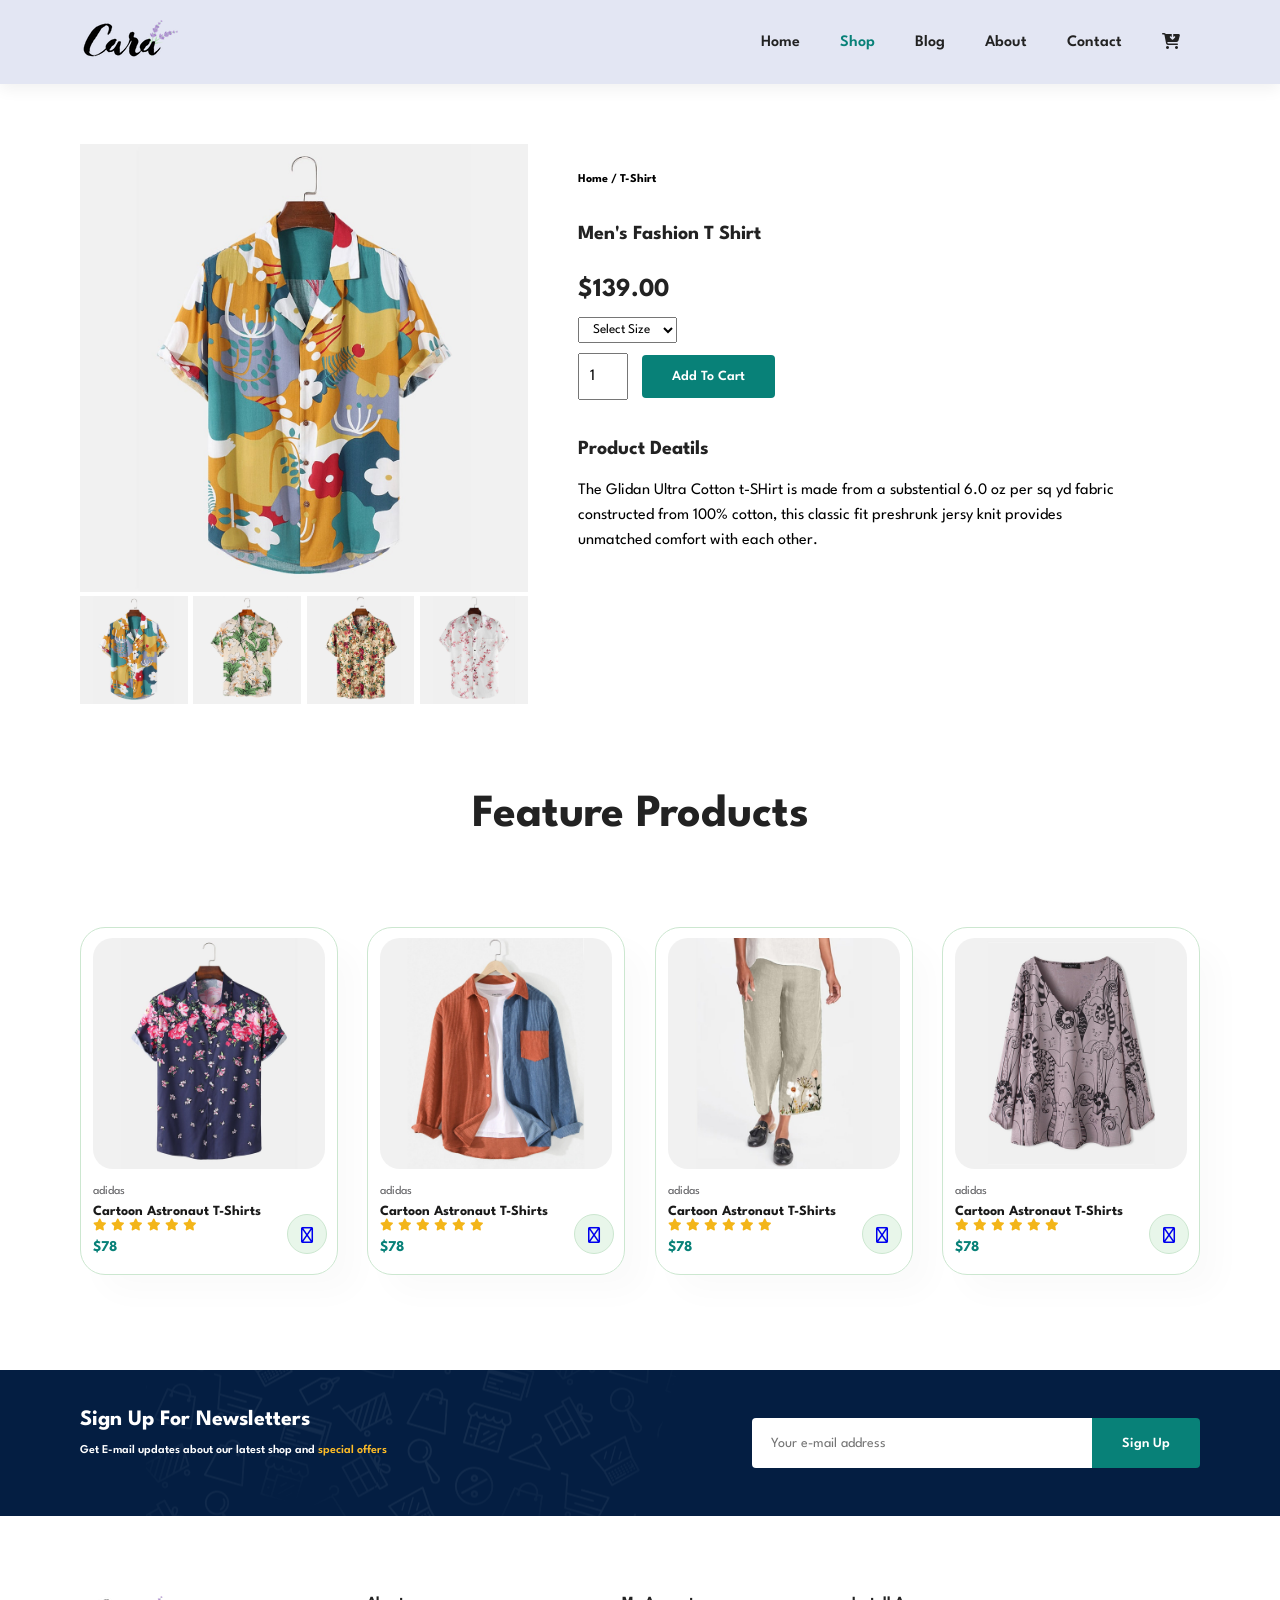
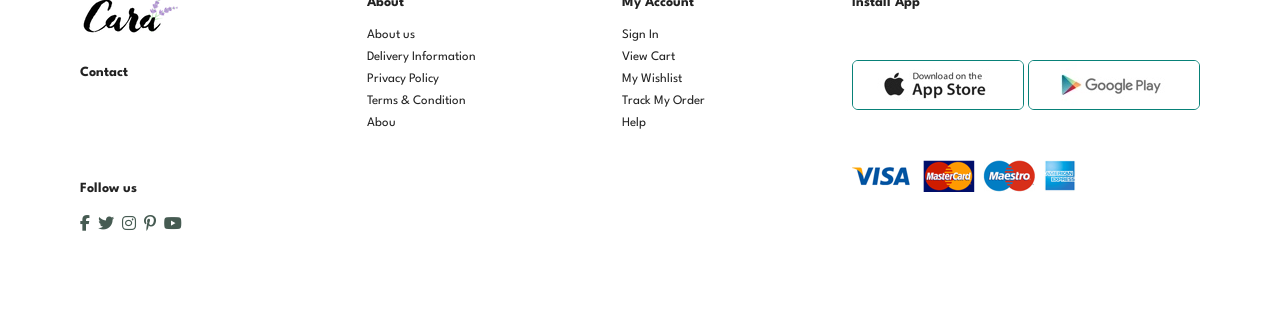
<file: sproduct.html>
<!DOCTYPE html>
<html lang="en">
<head>
    <meta charset="UTF-8">
    <meta name="viewport" content="width=device-width, initial-scale=1.0">
    <link rel="stylesheet" href="style.css">
    <link rel="stylesheet" href="https://cdnjs.cloudflare.com/ajax/libs/font-awesome/6.5.1/css/all.min.css" />

    <title>E-commerce</title>
</head>
<body>
    <div class="navbar">
        <div class="logo"><img src="img/logo.png" alt=""></div>
        <div class="nav-links" id="navbar">
            <a  href="index.html">Home</a>
            <a class="active" href="shop.html">Shop</a>
            <a href="blog.html">Blog</a>
            <a href="about.html">About</a>
            <a href="contact.html">Contact</a>
            <a id="lg-bag" href="cart.html"><i class="fa-solid fa-cart-arrow-down"></i></a>
            <a href="#" id="close"><i class="fa-solid fa-xmark"></i></a>
        </div>
        <div class="mobile">
            <a href=""><i class="fa-solid fa-cart-arrow-down"></i></a>
            <i id="bar" class="fas fa-outdent"></i>
        </div>
    </div>
    
    <section id="prodetails" class="section-p1">
        <div class="single-pro-image">
            <img src="img/products/f1.jpg" width="100%" id="MainImg" alt="">
            <div class="small-img-group">
                <div class="small-img-col">
                    <img src="img/products/f1.jpg" width="100%" class="small-img" alt="">
                </div>
                <div class="small-img-col">
                    <img src="img/products/f2.jpg" width="100%" class="small-img" alt="">
                </div>
                <div class="small-img-col">
                    <img src="img/products/f3.jpg" width="100%" class="small-img" alt="">
                </div>
                <div class="small-img-col">
                    <img src="img/products/f4.jpg" width="100%" class="small-img" alt="">
                </div>
            </div>
        </div>
        <div class="single-pro-details">
            <h6>Home / T-Shirt</h6>
            <h4>Men's Fashion T Shirt</h4>
            <h2>$139.00</h2>
            <select > 
                <option>Select Size</option>
                <option>XL</option>
                <option>XXL</option>
                <option>Small</option>
                <option>Large</option>
            </select>
            <input type="number" value="1">
            <button class="normal">Add To Cart</button>
            <h4>Product Deatils</h4>
            <span>The Glidan Ultra Cotton t-SHirt is made from a substential 6.0 oz per sq yd fabric constructed from 100% cotton, this 
                classic fit preshrunk jersy knit provides unmatched comfort with each other.
            </span>
        </div>
    </section>
    <div class="product1 section-p1">
        <h2>Feature Products</h2>
        <p>Summer Collection New Morden Design</p>
        <div class="pro-container">
            <div class="pro">
                <img src="img/products//f5.jpg" alt="">
                <div class="des">
                    <span>adidas</span>
                    <h5>Cartoon Astronaut T-Shirts</h5>
                        <div class="star">
                        <i class="fa-solid fa-star"></i>
                        <i class="fa-solid fa-star"></i>
                        <i class="fa-solid fa-star"></i>
                        <i class="fa-solid fa-star"></i>
                        <i class="fa-solid fa-star"></i>
                        <i class="fa-solid fa-star"></i>
                    </div>
                    <h4>$78</h4>
                </div>
                <a href="#"><i class="cart fa-solid fa-cart-shopping"></i></a>
            </div>
            <div class="pro">
                <img src="img/products//f6.jpg" alt="">
                <div class="des">
                    <span>adidas</span>
                    <h5>Cartoon Astronaut T-Shirts</h5>
                        <div class="star">
                        <i class="fa-solid fa-star"></i>
                        <i class="fa-solid fa-star"></i>
                        <i class="fa-solid fa-star"></i>
                        <i class="fa-solid fa-star"></i>
                        <i class="fa-solid fa-star"></i>
                        <i class="fa-solid fa-star"></i>
                    </div>
                    <h4>$78</h4>
                </div>
                <a href="#"><i class="cart fa-solid fa-cart-shopping"></i></a>
            </div>
            <div class="pro">
                <img src="img/products//f7.jpg" alt="">
                <div class="des">
                    <span>adidas</span>
                    <h5>Cartoon Astronaut T-Shirts</h5>
                        <div class="star">
                        <i class="fa-solid fa-star"></i>
                        <i class="fa-solid fa-star"></i>
                        <i class="fa-solid fa-star"></i>
                        <i class="fa-solid fa-star"></i>
                        <i class="fa-solid fa-star"></i>
                        <i class="fa-solid fa-star"></i>
                    </div>
                    <h4>$78</h4>
                </div>
                <a href="#"><i class="cart fa-solid fa-cart-shopping"></i></a>
            </div>
            <div class="pro">
                <img src="img/products//f8.jpg" alt="">
                <div class="des">
                    <span>adidas</span>
                    <h5>Cartoon Astronaut T-Shirts</h5>
                        <div class="star">
                        <i class="fa-solid fa-star"></i>
                        <i class="fa-solid fa-star"></i>
                        <i class="fa-solid fa-star"></i>
                        <i class="fa-solid fa-star"></i>
                        <i class="fa-solid fa-star"></i>
                        <i class="fa-solid fa-star"></i>
                    </div>
                    <h4>$78</h4>
                </div>
                <a href="#"><i class="cart fa-solid fa-cart-shopping"></i></a>
            </div>
        </div>
        
    </div>
    
    <div class="newsletter section-p1 section-m1">
        <div class="newstext">
            <h4>Sign Up For Newsletters</h4>
            <p>Get E-mail updates about our latest shop and <span>special offers</span></p>
        </div>
        <div class="form">
            <input type="text" placeholder="Your e-mail address">
            <button class="normal">Sign Up</button>
        </div>
    </div>
    <footer class="section-p1">
        <div class="col">
            <img class="logo" src="img/logo.png" alt="">
            <h4>Contact</h4>
            <p><strong>Address:</strong></p>
            <p><strong>Phone:</strong></p>
            <p><strong>Hours:</strong></p>
            <div class="follow">
                <h4>Follow us</h4>
                <div class="icon">
                    <i class="fab fa-facebook-f"></i>
                    <i class="fab fa-twitter"></i>
                    <i class="fab fa-instagram"></i>
                    <i class="fab fa-pinterest-p"></i>
                    <i class="fab fa-youtube"></i>
                </div>
            </div>
        </div>
        <div class="col">
            <h4>About</h4>
            <a href="#">About us</a>
            <a href="#">Delivery Information</a>
            <a href="#">Privacy Policy</a>
            <a href="#">Terms & Condition</a>
            <a href="#">Abou</a>
        </div>
        <div class="col">
            <h4>My Account</h4>
            <a href="#">Sign In</a>
            <a href="#">View Cart</a>
            <a href="#">My Wishlist</a>
            <a href="#">Track My Order</a>
            <a href="#">Help</a>
        </div>
        <div class="col install">
            <h4>Install App</h4>
            <p>From App Store or Google Play</p>
            <div class="row">
                <img src="img/pay/app.jpg" alt="">
                <img src="img/pay/play.jpg" alt="">
            </div>
            <p>Secured Payment Gateway</p>
            <img src="img/pay/pay.png" alt="">
        </div>
        <div class="copyright">
            <p>2021, tech etc - HTML CSS Ecommerce Templatek</p>
        </div>
    </footer>

    <script>
        var MainImg = document.getElementById("MainImg");
        var smallimg = document.getElementsByClassName("small-img");

        smallimg[0].onclick = function(){
            MainImg.src = smallimg[0].src;
        }
        smallimg[1].onclick = function(){
            MainImg.src = smallimg[1].src;
        }
        smallimg[2].onclick = function(){
            MainImg.src = smallimg[2].src;
        }
        smallimg[3].onclick = function(){
            MainImg.src = smallimg[3].src;
        }
    </script>
    <script src="script.js"></script>
</body>
</html>
</file>
<file: style.css>
@import url("https://fonts.googleapis.com/css2?family=Spartan:wght@100;200;300;400;500;600;700;800;900&display=swap");
* {
  margin: 0;
  padding: 0;
  box-sizing: border-box;
  font-family: "Spartan", sans-serif;
}

html {
  scroll-behavior: smooth;
}

/* Global Styles */

h1 {
  font-size: 50px;
  line-height: 64px;
  color: #222;
}

h2 {
  font-size: 46px;
  line-height: 54px;
  color: #222;
}

h4 {
  font-size: 20px;
  color: #222;
}

h6 {
  font-weight: 700;
  font-size: 12px;
}

p {
  font-size: 16px;
  color: #465b52;
  margin: 15px 0 20px 0;
}

.section-p1 {
  padding: 40px 80px;
}

.section-m1 {
  margin: 40px 0;
}

body {
  width: 100%;
}
.normal{
  font-size: 14px;
  font-weight: 600;
  padding: 15px 30px;
  color: black;
  background-color: #fff;
  border-radius: 4px;
  cursor: pointer;
  border: none;
  outline: none;
  transition: 0.2s;
}
.normal-white{
  font-size: 13px;
  font-weight: 600;
  padding: 11px 18px;
  color: #fff;
  background-color: transparent;
  cursor: pointer;
  border: 1px solid #fff;
  outline: none;
  transition: 0.2s;
}

.navbar{
    padding: 20px 80px;
    display: flex;
    justify-content: space-between;
    align-items: center;
    background-color: #e3e6f3;
    box-shadow: 0 5px 15px rgba(0, 0, 0, 0.06);
    z-index: 999;
    position: sticky;
    top: 0;
    left: 0;
}
.nav-links{
  display: flex;
  align-items: center;
  justify-content: center;
}

.nav-links a{
    font-size: 16px;
    padding: 0 20px;
    text-decoration: none;
    color: #222;
    font-weight: 600;
    transition: 0.3s ease;
}
.nav-links a:hover,
.nav-links a.active{
    color: #088178;
}
.mobile{
  display: none;
  align-items: center;
}
#close{
  display: none;
}

.hero{
    background-image: url(img/hero4.png);
    height: 90vh;
    width: 100%;
    background-size: cover;
    padding: 0 80px;
    display: flex;
    flex-direction: column;
    align-items: flex-start;
    justify-content: center;
}
.hero h4{
    padding-bottom: 15px;
}
.hero h1{
    color: #088178;
}
.hero button{
    background-image: url(img/button.png);
    background-color: transparent;
    color: #088178;
    border: 0;
    padding: 14px 80px 14px 65px;
    background-repeat: no-repeat;
    cursor: pointer;
    font-weight: 700;
    font-size: 15px;
}
.feature{
    padding: 40px 80px;
    display: flex;
    align-items: center;
    justify-content: space-between;
    flex-wrap: wrap;
}
.fe-box{
    padding: 25px 15px;
    width: 180px;
    text-align: center;
    box-shadow: 20px 20px 34px rgba(0, 0, 0, 0.03);
    border: 1px solid #cce7d0;
    border-radius: 4px;
    margin: 15px 0;
}
.fe-box:hover{
  box-shadow: 10px 10px 54px rgba(70,62,221,0.1);
}
.fe-box img{
  width: 100%;
  margin-bottom: 10px;
}

.fe-box h6{
  display: inline-block;
  padding: 9px 8px 6px 8px;
  line-height: 1;
  border-radius: 4px;
  color: #088178;
  background-color: #fddde4;
}
.product1{
  text-align: center;
}

.pro{
  width: 23%;
  min-width: 250px;
  padding: 10px 12px;
  border: 1px solid #cce7d0;
  border-radius: 25px;
  cursor: pointer;
  box-shadow: 20px 20px 30px rgba(0,0,0,0.02);
  margin: 15px 0;
  transition: 0.2s ease;
  position: relative;
}
.pro:hover{
      box-shadow: 20px 20px 34px rgba(0, 0, 0, 0.06);

}
.pro img{
  width: 100%;
  border-radius: 20px;
}
.pro .des{
  text-align: start;
  padding: 10px 0;
}
.pro .des span{
  color: #606063;
  font-size: 12px;
}
.pro .des h5{
  padding-top: 7px;
  color: #1a1a1a;
  font-size: 14px
}
.pro .des i{
  font-size: 12px;
  color: rgb(243,181,25);
}
.pro .des h4{
  padding-top: 7px;
  font-size: 15px ;
  font-weight: 700;
  color: #088178;
}
.pro .cart{
  width: 40px;
  height: 40px;
  line-height: 40px;
  border-radius: 50px;
  background-color: #e8f6ea;
  font-weight: 500;
  border: 1px solid #cce7d0;
  position: absolute;
  bottom: 20px;
  right: 10px;
}
.pro-container{
  display: flex;
  justify-content: space-between;
  padding-top: 20px;
  flex-wrap: wrap;
}
.banner{
  background-image: url(img/banner/b2.jpg);
  display: flex;
  justify-content: center;
  align-items: center;
  flex-direction: column;
  text-align: center;
  width: 100%;
  height: 40vh;
  background-size: cover;
  background-position: center;
}
.banner h4{
  color: #fff;
  font-size: 16px;
}
.banner h2{
  color: #fff;
  font-size: 30px;
  padding: 10px 0;
}
.banner h2 span{
  color: #ef3636;
}
.banner button:hover{
  background-color: #088178;
  color: #fff;
}
.sm-banner{
  display: flex;
  justify-content: space-between;
  flex-wrap: wrap;
  padding: 40px 150px;
}
.sm-banner .banner-box{
  background-image: url(img/banner/b17.jpg);
  display: flex;
  justify-content: center;
  align-items: flex-start;
  flex-direction: column;
  min-width: 580px;
  height: 50vh;
  background-size: cover;
  background-position: center;
  padding: 30px;
}
.sm-banner .banner-box2{
  background-image: url(img/banner/b10.jpg);
}
.sm-banner h4{
  color: #fff;
  font-size: 20px;
  font-weight: 300;
}
.sm-banner h2{
  color: #fff;
  font-size: 28px;
  font-weight: 800;
}
.sm-banner span{
  color: #fff;
  font-size: 14px;
  font-weight: 500;
  padding-bottom: 15px;
}
.banner-box:hover button{
  background-color: #088178;
  border: 1px solid #088178;
}
.banner3{
  display: flex;
  justify-content: space-between;
  flex-wrap: wrap;
  padding: 0 80px;
}
.banner3 .banner-box{
  background-image: url(img/banner/b7.jpg);
  display: flex;
  justify-content: center;
  align-items: flex-start;
  flex-direction: column;
  min-width: 30%;
  height: 30vh;
  background-size: cover;
  background-position: center;
  padding: 20px;
  margin-bottom: 20px;
}
.banner3 .banner-box2{
  background-image: url(img/banner/b4.jpg);
}
.banner3 .banner-box3{
  background-image: url(img/banner/b18.jpg);
}
.banner3 h2{
  color: #fff;
  font-weight: 900;
  font-size: 22px;
}
.banner3 h3{
  color: #ef3636;
  font-weight: 800;
  font-size: 15px;
}
.newsletter{
  display: flex;
  justify-content: space-between;
  flex-wrap: wrap;
  align-items: center;
  background-image: url(img/banner/b14.png);
  background-repeat: no-repeat;
  background-position: 20%;
  left: 30%;
  background-color: #041e42;
}
.newsletter h4{
  font-size: 22px;
  font-weight: 700;
  color: #fff;
}
.newsletter p{
  font-size: 12px;
  font-weight: 600;
  color: #fff;
}
.newsletter p span{
  color: #ffbd27;
}
.newsletter .form{
  display: flex;
  width: 40%;
}
.newsletter input{
  height: 3.125rem;
  padding: 0 1.25em;
  font-size: 14px;
  width: 100%;
  border: 1px solid transparent;
  border-radius: 4px;
  outline: none;
  border-top-right-radius: 0;
  border-bottom-right-radius: 0;
}
.newsletter button{
  background-color: #088178;
  color: #fff;
  white-space: nowrap;
  border-top-left-radius: 0;
  border-bottom-left-radius: 0;
}
footer{
  display: flex;
  flex-wrap: wrap;
  justify-content: space-between;
}

footer .col{
  display: flex;
  flex-direction: column;
  align-items: flex-start;
  margin-bottom: 20px;
}
footer .logo{
  margin-bottom: 30px;
}
footer h4{
  font-size: 14px;
  padding-bottom: 20px;
}
footer p{
  font-size: 14px;
  margin: 0 0 8px 0;
}
footer a{
  font-size: 13px;
  text-decoration: none;
  color: #222;
  margin-bottom: 10px;
}
footer .follow{
  margin-top: 20px;
}
footer .follow i{
  color: #465b52;
  padding-right: 4px;
  cursor: pointer;
}
footer .install .row img{
  border: 1px solid #088178;
  border-radius: 6px;
}
footer .install img{
  margin: 10px 0 15px 0;
}
footer .follow i:hover,
footer a:hover{
  color: #088178;
}
footer .copyright{
  width: 100%;
  text-align: center;
}
#page-header{
  background-image: url(img/banner/b1.jpg);
  width: 100%;
  height: 40vh;
  background-size: cover;
  display: flex;
  justify-content: center;
  text-align: center;
  flex-direction: column;
  padding: 14px;
}
#page-header h2,p{
  color: #fff;
}
#pagination{
  text-align: center;
}
#pagination a{
  text-decoration: none;
  background-color: #088178;
  padding: 15px 20px;
  border-radius: 4px;
  color: #fff;
  font-weight: 600;
}
#pagination a i{
  font-size: 16px;
  font-weight: 600;
}
#prodetails{
  display: flex;
  margin-top: 20px;
}
#prodetails .single-pro-image{
  width: 40%;
  margin-right: 50px;
}
.small-img-group{
  display: flex;
  justify-content: space-between;
}
.small-img-col{
  flex-basis: 24%;
  cursor: pointer;
}
#prodetails .single-pro-details{
  width: 50%;
  padding-top: 30px;
}
#prodetails .single-pro-details h4{
  padding: 40px 0 20px 0;
}
#prodetails .single-pro-details h2{
  font-size: 26px;
}
#prodetails .single-pro-details select{
  display: block;
  padding: 5px 10px;
  margin-bottom: 10px;
}
#prodetails .single-pro-details input{
  width: 50px;
  height: 47px;
  padding-left: 10px;
  font-size: 16px;
  margin-right: 10px;
}
#prodetails .single-pro-details button{
  background-color: #088178;
  color: #fff;
}
#prodetails .single-pro-details input:focus{
  outline: none;
}
#prodetails .single-pro-details span{
  line-height: 25px;
}
#page-header.blog-header{
  background-image: url("img/banner/b19.jpg");
}
#blog{
  padding: 150px 150px 0 150px;
}
#blog .blog-box{
  display: flex;
  align-items: center;
  width: 100%;
  position: relative;
  padding-bottom: 90px;
}
#blog .blog-img{
  width: 50%;
  margin-right: 40px;
}
#blog img{
  width: 100%;
  height: 300px;
  object-fit: cover;
}
#blog .blog-detaails{
  width: 50%;
}
#blog .blog-details a{
  text-decoration: none;
  font-size: 11px;
  color: #000;
  font-weight: 700;
  position: relative;
  transition: 0.3s;
}
#blog .blog-details a::after{
  content: "";
  width: 50px;
  height: 1px;
  background-color: #000;
  position: absolute;
  top: 4px;
  right: -60px;
}
#blog .blog-details a:hover{
  color: #088178;
}
#blog .blog-details a:hover::after{
  background-color: #088178;
}
#blog .blog-box h1{
  position: absolute;
  top: -40px;
  left: 0;
  font-size: 70px;
  font-weight: 700;
  color: #c9cbce;
  z-index: -9;
}
#page-header.about-header{
  background-image: url("img/about/banner.png");
}
#about-head img{
  width: 50%;
  height: auto;
}
#about-head{
  display: flex;
  align-items: center;
}
.about-txt p{
  color: #606063;
}
#about-head div{
  padding-left: 40px;
}
#about-app h1{
  text-align: center;
} 
#about-app .video{
  width: 70%;
  height: 100%;
  margin: 30px auto 0 auto;
}
#about-app .video video{
  width: 100%;
  height: 100%;
  border-radius: 20px;
}
#contact-details{
  display: flex;
  align-items: center;
  justify-content: space-between;
}
#contact-details .details{
  width: 40%;
}
#contact-details .details span,
#form-details form span{
  font-size: 12px;
}
#contact-details .details h2,
#form-details form h2{
  font-size: 26px;
  line-height: 35px;
  padding: 20px 0;
}
#contact-details .details h3{
  font-size: 16px;
  padding-bottom: 15px;
}
#contact-details .details li{
  list-style: none;
  display: flex;
  padding: 10px 0;
}
#contact-details .details li i{
  font-size: 14px;
  padding-right: 22px;
}
#contact-details .details li p{
  color: #606063;
  margin: 0;
  font-size: 14px;
}
#contact-details .map{
  width: 55%;
  height: 400px;
}
#contact-details .map iframe{
  width: 100%;
  height: 100%;
}
#form-details{
  display: flex;
  justify-content: space-between;
  margin: 30px;
  padding: 80px;
  border: 1px solid #e1e1e1;
}
#form-details form{
  width: 65%;
  display: flex;
  flex-direction: column;
  align-items: flex-start;
}
#form-details form input,
#form-details form textarea{
  width: 100%;
  padding: 12px 15px;
  outline: none;
  margin-bottom: 20px;
  border: 1px solid #e1e1e1;
}
#form-details form button{
  background-color: #088178;
  color: #fff;
}
#form-details .people div {
  padding-bottom: 25px;
  display: flex;
  align-items: flex-start;
}
#form-details .people div img{
  width: 65px;
  height: 65px;
  object-fit: cover;
  margin-right: 15px;
}
#form-details .people div p{
  margin: 0;
  font-size: 13px;
  line-height: 25px;
  color: #606063;
}
#form-details .people div p span{
  display: block;
  font-size: 16px;
  font-weight: 600;
  color: #000;
}


@media(max-width:825px){
  .nav-links{
    display: flex;
    flex-direction: column;
    align-items: flex-start;
    justify-content: flex-start;
    position: fixed;
    top: 0;
    /* right: -335px; */
    height: 100vh;
    width: 300px;
    background-color: #E3E6F3;
    box-shadow: 0 40px 60px;
    padding: 80px 0 0 10px;
    transition: 0.3s;
  }
  #navbar{
    right: -355px;
  }
  #navbar.active{
    right: 0;

  }
  .nav-links a{
    margin-bottom: 25px;
  }
  .mobile{
    display: flex;
    align-items: center;
  }
  .mobile i{
    color: #1a1a1a;
    font-size: 24px;
    padding-left: 20px;
  }
  #close{
    display: initial;
    position: absolute;
    top: 30px;
    left: 15px;
    color: #222;
    font-size: 24px;
  }
  #lg-bag{
    display: none;
  }
  .hero {
    height: 70vh;
    padding: 0 80px;
    background-position: top 30% right 30%;
  }
  .feature {
    justify-content: center;
  }
  .fe-box {
    margin: 15px 15px;
  }
  .pro-container {
    justify-content: center;
  }
  .pro {
    margin: 15px;
  }
  .banner {
    height: 20vh;
}
  .sm-banner .banner-box {
    min-width: 100%;
    height: 30vh;
  }
  .banner3 {
    padding: 0 40px;
}
  .banner3 .banner-box {
    width: 28%;
}
.newsletter .form {
    width: 70%;
}
#form-details {
    padding: 40px;
}
#form-details form {
    width: 50%;
}
}


@media (max-width:480px){
  .section-p1 {
    padding: 20px;
}
  .navbar {
    padding: 10px 30px;
}
h2 {
    font-size: 32px;
}
h1{
  font-size: 38px;
}
.hero {

    padding: 0 20px;
    background-position: 55%;
}
.feature{
/* justify-content: space-between; */
padding: 20px;
}
.fe-box {
    padding: 20px;
    width: 155px;
    margin: 0 15px 15px 15px;
}
h2 {
    font-size: 27px;
}
.pro {
    width: 100%;

}
.banner {
    height: 40vh;
}
.sm-banner {
    padding: 20px;
}
.sm-banner .banner-box {
    margin-top: 10px;
}
.banner3 {
    padding: 0 20px;
}
.banner3 .banner-box{
    width: 110%;
}
.newsletter .form {
    width: 100%;
}
.newsletter {
    padding: 40px 20px;
}
footer .copyright {
    text-align: start;
}
#prodetails {
    display: flex;
    flex-direction: column;
}
#prodetails .single-pro-image {
    width: 100%;
    margin-right: 0px;
}
#prodetails .single-pro-details {
    width: 100%;
    padding-top: 30px;
}
#blog {
    padding: 100px 20px 0 20px;
}
#blog .blog-box {
    display: flex;
    flex-direction: column;
    align-items: flex-start;
}
#blog .blog-img {
    width: 100%;
}
#about-head {
    flex-direction: column;
}
#about-head img {
    width: 100%;
    margin-bottom: 20px;
}
#about-head div {
    padding-left: 0px;
}
#about-app .video {
    width: 100%;
}
#contact-details {
    display: flex;
    flex-direction: column;
}
#contact-details .details {
    width: 100%;
    margin-bottom: 30px;
}
#contact-details .map {
    width: 100%;
}
#form-details {
    margin: 0px;
    padding: 30px 10px;
    flex-wrap: wrap;
  }
  #form-details form {
    width: 100%;
    margin-bottom: 30px;
}
}
</file>
